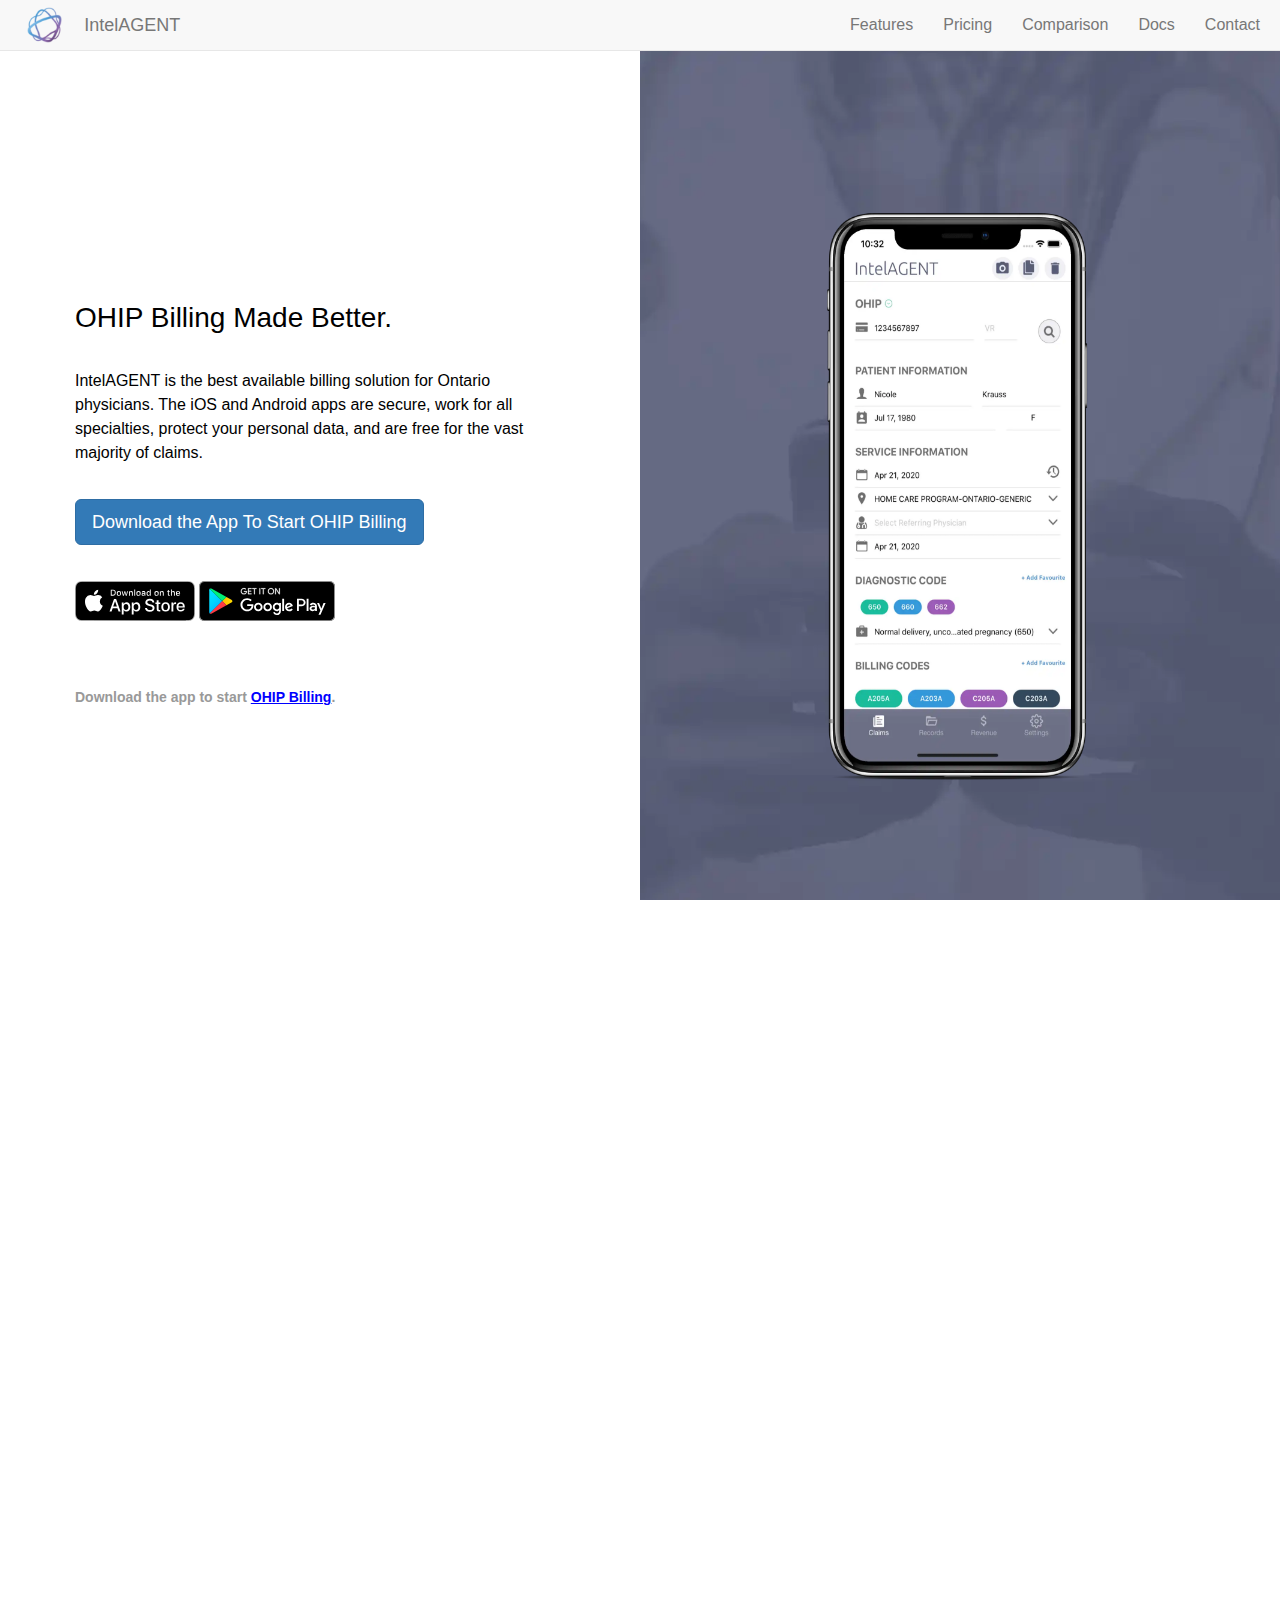
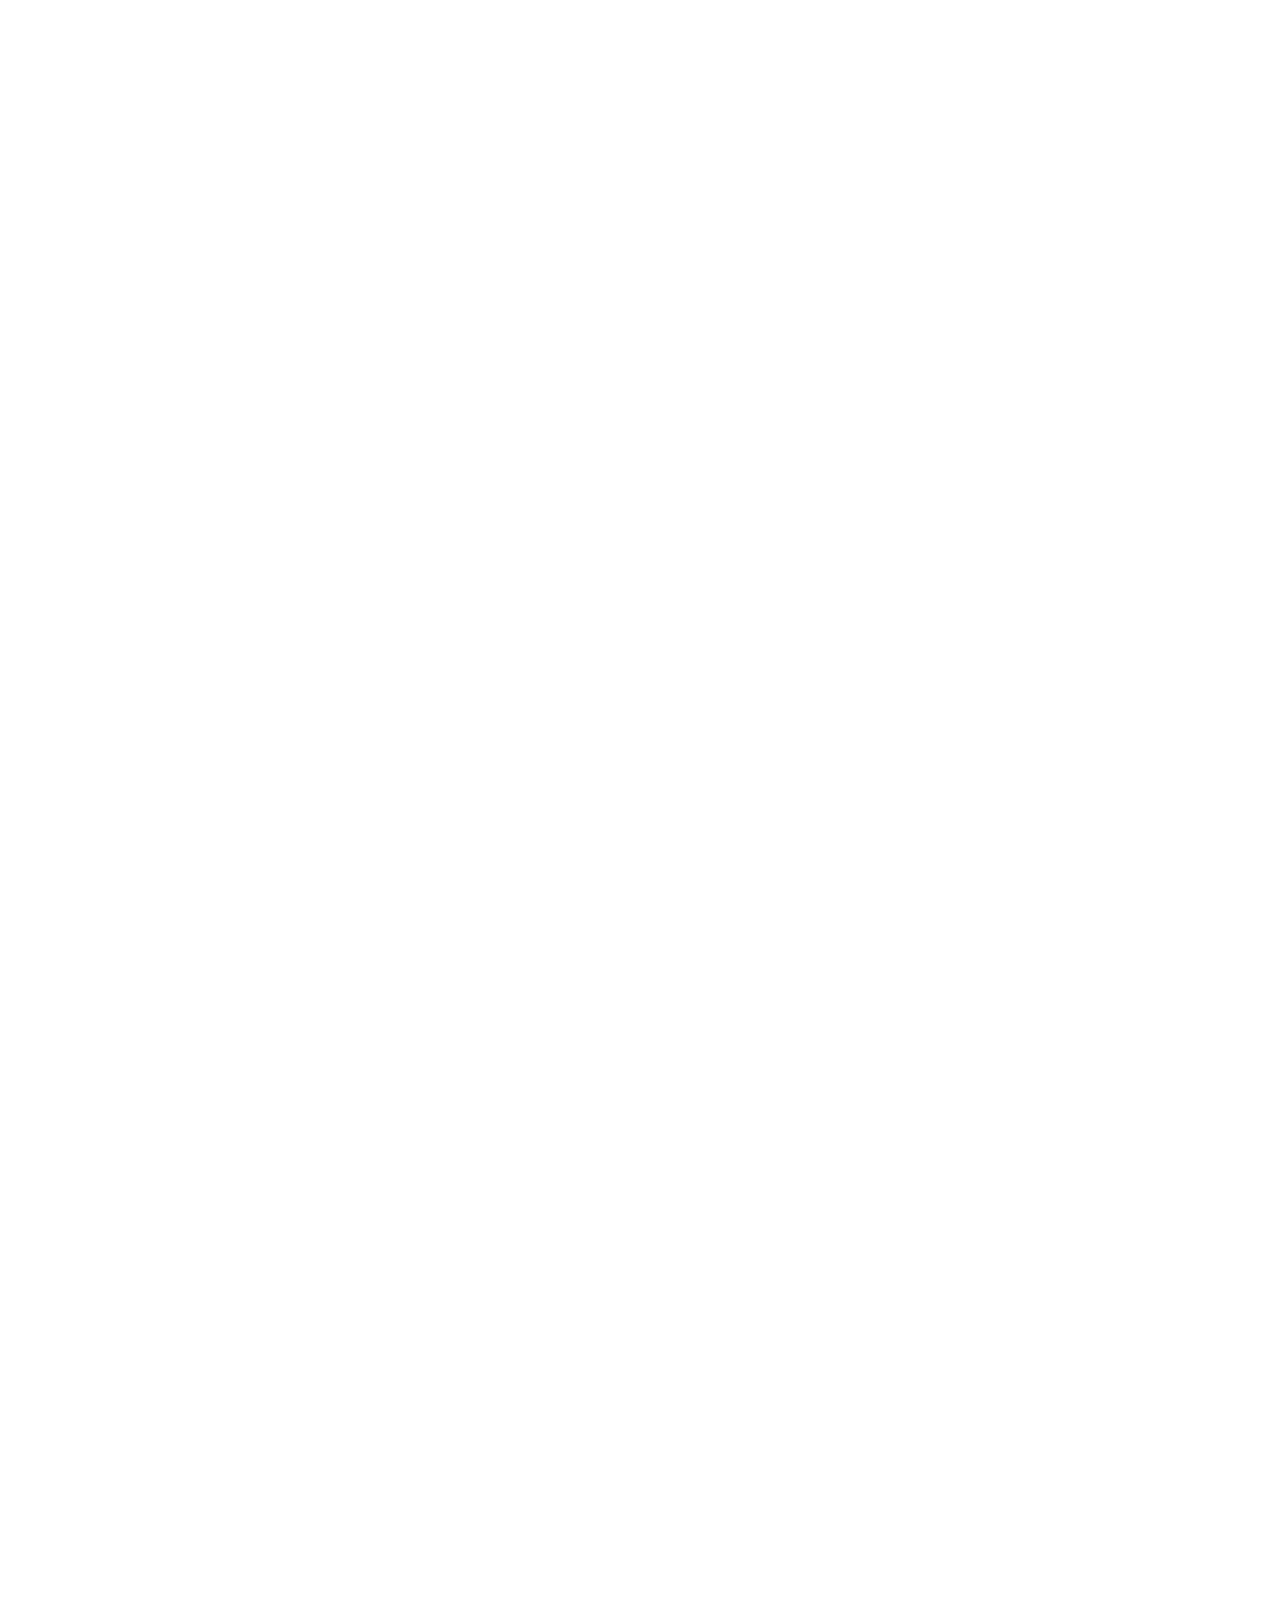
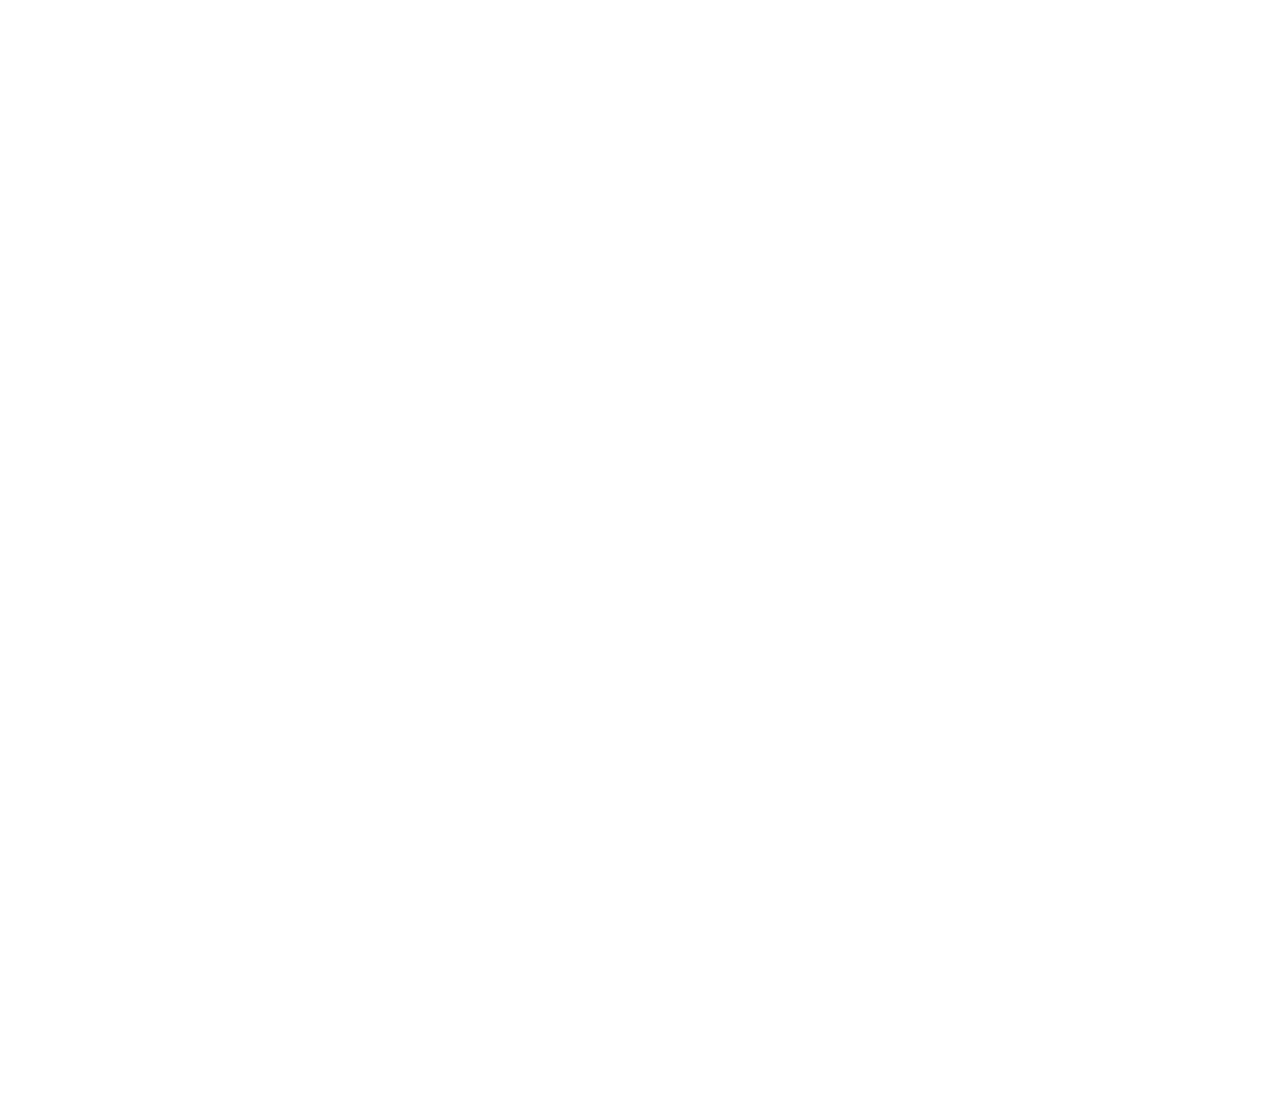
<file: index.html>
<!DOCTYPE html>
<html lang="en-us">

<head>
    <!-- Google Tag Manager -->
    <script>(function(w,d,s,l,i){w[l]=w[l]||[];w[l].push({'gtm.start':
    new Date().getTime(),event:'gtm.js'});var f=d.getElementsByTagName(s)[0],
    j=d.createElement(s),dl=l!='dataLayer'?'&l='+l:'';j.async=true;j.src=
    'https://www.googletagmanager.com/gtm.js?id='+i+dl;f.parentNode.insertBefore(j,f);
    })(window,document,'script','dataLayer','GTM-T2SJLRG');</script>
    <!-- End Google Tag Manager -->

    <meta charset="utf-8">
    <meta http-equiv="x-ua-compatible" content="ie=edge">
    <title>IntelAGENT - OHIP Billing</title>
    <meta name="viewport" content="width=device-width, initial-scale=1">
    <meta name="description" content="Free OHIP Billling.">
    <meta property="og:title" content="IntelAGENT - OHIP Billing">
    <meta property="og:type" content="website">
    <meta property="og:site_name" content="IntelAGENT.ca">
    <meta property="og:description" content="OHIP Billing">
    <meta property="og:url" content="https://intelagent.ca/">
    <meta property="og:image" content="https://intelagent.ca/img/IntelAGENT-logo.svg">
    <meta property="og:image:type" content="image/svg">
    <meta property="og:image:width" content="70">
    <meta property="og:image:height" content="71">
    <meta name="twitter:url" content="https://intelagent.ca/">
    <meta name="twitter:title" content="IntelAGENT - OHIP Billing">
    <meta name="twitter:description" content="OHIP Billing.">
    <meta name="twitter:domain" content="intelagent.ca">
    <meta name="twitter:text:title" content="IntelAGENT - OHIP Billing">
    <meta name="twitter:description" content="OHIP Billing.">
    <meta name="twitter:app:name:iphone" content="">
    <meta name="twitter:app:id:iphone" content="">
    <link rel="shortcut icon" href="favicon.png">
    <link rel="stylesheet" href="/css/normalize.css">
    <link rel="stylesheet" href="/css/home.css">    

</head>

</html>

<body>
    <!-- Google Tag Manager (noscript) -->
    <noscript><iframe src="https://www.googletagmanager.com/ns.html?id=GTM-T2SJLRG"
    height="0" width="0" style="display:none;visibility:hidden"></iframe></noscript>
    <!-- End Google Tag Manager (noscript) -->

    <!-- Static navbar -->
    <nav class="navbar navbar-default navbar-fixed-top">
        <div class="navbar-header">
            <button type="button" class="navbar-toggle collapsed" data-toggle="collapse" data-target="#navbar" aria-expanded="false" aria-controls="navbar">
            <span class="sr-only">Toggle navigation</span>
            <span class="icon-bar"></span>
            <span class="icon-bar"></span>
            <span class="icon-bar"></span>
            </button>
            
            <a class="navbar-left"  href="#"><img src="/img/IntelAGENT-logo.svg" height="50"></a>
            <a class="navbar-brand" href="#"> IntelAGENT </a>
        </div>
        <div id="navbar" class="navbar-collapse collapse">
            <ul class="nav navbar-nav navbar-right">            
            <li><a href="/features.html">Features</a></li>
            <li><a href="#pricing">Pricing</a></li>
            <li><a href="/comparison.html">Comparison</a></li>
            <li><a href="https://docs.intelagent.ca">Docs</a></li>
            <li><a href="#contact">Contact</a></li>
            </ul>
        </div><!--/.nav-collapse -->

    </nav>
  
    <div class="container-hero" style="margin-top: 50px">
        <div class="left">
            <div class="hero">                
                <h1> OHIP Billing Made Better.</h1>
                <br>
                <p>IntelAGENT is the best available billing solution for Ontario physicians. The iOS and Android apps are secure, work for all specialties, protect your personal data, and are free for the vast majority of claims.</p>
                <br>
                <a class="btn btn-primary btn-lg" href="https://onelink.to/intelagent">Download the App To Start OHIP Billing</a>
                <div class="hero-actions">
                    <a href="https://itunes.apple.com/ca/app/intelagent-ohip-billing/id1394360074?mt=8" class="download-app"><img src="/img/download-ios-app.svg" alt="Download iOS"></a>
                    <a href="https://play.google.com/store/apps/details?id=com.intelagent" class="download-app"><img src="/img/download-google-play.svg"  alt="Download Android"></a>
                </div>
                <p class="hero-powered" style="font-weight: 600;"> Download the app to start <a  style="color: rgb(0,0,255)" href="https://onelink.to/intelagent">OHIP Billing</a>.</p>
            </div>
        </div>
        <div class="right">
            <div class="hero-screen">  
                <picture>
                    <source type="image/webp" srcset="/img/hero_bezel.webp">
                    <source type="image/png" srcset="/img/hero_bezel.png">              
                    <img src="/img/hero_bezel.png"/>
                </picture>
            </div>
        </div>
    </div>

    <section id="band" class="section-superior equal">
        <div class="container-wide container ">

            <div class="col-container">                
                
                <div class="vertical-align">
                    
                    <div class="row">

                        <div class="panel card-4" style="border: none">
                        <div class="panel-body">
                            <div class="col-lg-4">
                                <div class="col-lg-12 col-lg-offset-0">
                                    <div class="panel-header">
                                        <h1 class="header-title">Secure</h1> 
                                        <div style="height: 0px;"></div>                                    
                                        <h4 class="line-spacing-one-quarter"> IntelAGENT is end-to-end encrypted, the highest standard of data protection. 
                                        </h4>
                                    </div>                                    
                                    <div class="bottom-line" style="height: 3px;"></div> 
                                    <p class="text-muted h3"> <small>It has passed conformance testing by the Ontario Ministry of Health and is used by physicians across the province. We are not in the data-harvesting business: Your information is yours alone and will never be sold or used for marketing services.
                                    </small></p>    
                                </div>                                
                            </div>  
                            
                            <div class="col-lg-4">
                                <div class="col-lg-12 col-lg-offset-0">
                                    <h1 class="header-title">Specialized</h1>
                                    <div style="height: 0px;"></div>    
                                    <h4 class="line-spacing-one-quarter"> The IntelAGENT app is simple yet powerful.                                     
                                    </h4>
                                    <div class="bottom-line" style="height: 25px;"></div> 
                                    <p class="text-muted h3 "> <small> We’ve worked with physicians across specialties to ensure we fit their requirements. Our app can be adapted to group practice or your specific needs. We’re an agile, responsive company focussed on physicians. Have a specific concern?                                    
                                        <a href="#contact">Contact us</a> </small></p>
                                </div>
                            </div> 
                            
                            <div class="col-lg-4">
                                <div class="col-lg-12 col-lg-offset-0">
                                    <h1 class="header-title">Superior</h1>
                                    <div style="height: 0px;"></div>   
                                    <h4 class="line-spacing-one-quarter"> We’re designed to simplify the physician workflow.</h4> 
                                    <div class="bottom-line" style="height: 25px;"></div> 
                                    <p class="text-muted h3 "><small>
                                        Everything we offer, from our label scanner to our curated billing codes to revenue trackers to instant OHIP card validation, is built around your needs. And all the basic functions are totally free — we only charge for full-service billing reviews — and we are constantly adding new features.
                                    </small></p>
                                </div>
                            </div> 
                        </div>
                    </div>

                       
                        
                        
                
            </div><!-- /. row -->
        </div><!-- /.container" -->
    </section>

    <section id="features" class="section-features">
        <div class="container drop-shadow">
            <div class="row row-padded drop-shadow">
                <div class="heading-padded">
                    <h2 class="section-title text-center text-white">A best-in-class suite of features to speed your billing</h2>
                    <span class="section-divider"></span>
                </div>
                <div class="row">
                    <div class="col-lg-4">
                        <div class="panel panel-transparent col-lg-11 col-lg-offset-0">
                            <div class="panel-heading panel-transparent text-center">
                                <i class="fa fa-cirlce fa-2x"><div class="check"></div></i>
                            </div>  
                            <div class="panel-body text-center">
                                <h4>OHIP Card Lookup</h4>
                                <p><small>Quickly validate OHIP cards and automatically populate patient information in new claims.</small></p>
                            </div> 
                        </div>                         
                    </div>
                    <div class="col-lg-4">
                        <div class="panel panel-transparent col-lg-11 col-lg-offset-0">
                            <div class="panel-heading panel-transparent text-center">
                                <i class="fa fa-cirlce fa-2x"><div class="check"></div></i>
                            </div> 
                            <div class="panel-body text-center">
                                <h4>Recent Patient List</h4>
                                <p><small>Instantly create claims for frequent and recent patients.</small></p>
                                <br>    
                            </div>                           
                        </div>
                    </div>
                    <div class="col-lg-4">
                        <div class="panel panel-transparent col-lg-11 col-lg-offset-0">
                            <div class="panel-heading panel-transparent text-center">
                                <i class="fa fa-cirlce fa-2x"><div class="check"></div></i>
                            </div> 
                            <div class="panel-body text-center">
                                <h4>Organized List of Billing Codes</h4>
                                <p><small>Easily select billing codes from your specialty with our curated menus.</small></p>
                                <br>
                            </div>                           
                        </div>
                    </div>
                </div>
                <div class="row">
                    <div class="col-lg-4">
                        <div class="panel panel-transparent col-lg-11 col-lg-offset-0">
                            <div class="panel-heading panel-transparent text-center">
                                <i class="fa fa-cirlce fa-2x"><div class="check"></div></i>
                            </div>  
                            <div class="panel-body text-center">
                                <h4>Recommended Premium Codes</h4>
                                <p><small>Intelligent billing suggestions derived from our database.</small></p>
                            </div> 
                        </div>                         
                    </div>
                    <div class="col-lg-4">
                        <div class="panel panel-transparent col-lg-11 col-lg-offset-0">
                            <div class="panel-heading panel-transparent text-center">
                                <i class="fa fa-cirlce fa-2x"><div class="check"></div></i>
                            </div> 
                            <div class="panel-body text-center">
                                <h4>Referring Physician Billing Numbers</h4>
                                <p><small>Lookup a referring physician's billing number in our extensive catalog.</small></p>
                                
                            </div>                           
                        </div>
                    </div>
                    <div class="col-lg-4">
                        <div class="panel panel-transparent col-lg-11 col-lg-offset-0">
                            <div class="panel-heading panel-transparent text-center">
                                <i class="fa fa-cirlce fa-2x"><div class="check"></div></i>
                            </div> 
                            <div class="panel-body text-center">
                                <h4>Smart Defaults</h4>
                                <p><small>Your most frequently used billing codes, diagnoses and locations are prepopulated.</small></p>
                            
                            </div>                           
                        </div>
                    </div>
                </div>
        
        <div class="col-sm-12 text-center">
            <br>
            <a class="btn btn-primary btn-lg" href="https://onelink.to/intelagent">Get Started Now</a>
        </div> 
        
    </section>
    

    <section id="pricing" class="section-pricing equal">
        <div class="container">
            <div class="col-sm-12 text-center">
                <h2 class="header-title heading-padded"><u>Minimal fees mean you keep more of your money</u></h2>
            </div>

            <div class="col-container">
                
                    <div class="row col-lg-12">
                        <div class="col-lg-8">
                            <h3>Self-Service </h3>    
                            <p> Submit your claims yourself using all of the app's available features</p> 
                            <ul>
                                <li> Fix and resubmit rejected claims quickly using the in app tools.</li>
                                <li> Automated Health Card scanning and validation.</li>
                                <li> Use App historical claims and Revenue charting to reconcile payments.</li>
                            </ul>
                            <br>
                        </div>     
                        <div class="col-lg-4">
                                <div class="panel card-4 text-center" style="border: none">
                                        <div class="panel-heading" style="padding: 0px">
                                            <h4 class="well font-weight-normal border-radius-top" style="margin: 0px">Self-Service</h4>
                                        </div>
                                    <div class="panel-body text-center">
                                        <h1 class="media-heading">FREE </h1>
                                        <ul class="list-unstyled mt-3 mb-4">
                                            <li>Unlimited claims</li>
                                            <li>No trial period</li>
                                            <li>Email support</li>                                              
                                        </ul>                                        
                                    </div>
                                </div>
                        </div>
                    </div>

                    <div class="row col-lg-12"> 
                        <div class="col-lg-8">
                            <h3>Full-Service</h3>
                            <p> A dedicated Billing Agent supports your claims to ensure you received the highest payments. </p> 
                            <ul>
                                <li> Automatic Version Code Correction. </li>
                                <li> Assisted Remittance Advice Inquiry submission.</li>
                                <li> Payment reconciliation delivered monthly. </li>
                            </ul>
                        </div>

                        <div class="col-lg-4">
                                <div class="panel card-4 text-center" style="border: none">
                                        <div class="panel-heading" style="padding: 0px">
                                            <h4 class="well font-weight-normal border-radius-top" style="margin: 0px">Full-Service</h4>
                                        </div>
                                    <div class="panel-body text-center">
                                        <h1 class="media-heading">2% <small class="text-muted">of paid claims</small></h1>
                                        <ul class="list-unstyled mt-3 mb-4">
                                            <li>Billing agent</li>
                                            <li>Health card correction</li>
                                            <li>Detailed reconciliations</li>
                                            <li>Remittance advice inquiries</li>
                                        </ul>                                       
                                    </div>
                        </div>

                    </div>          
                    
                </div> 
        </div><!-- /.container" -->
    </section>


    <section id="contact" class="section-contact equal">
        <div class="container">
            <div class="col-sm-12 text-center">
                <h2 class="header-title heading-padded">Tell Us How We Can Help</h2>                    
            </div>
          

            <div class="col-container">
          
                <div class="col-lg-6">

                    <div class="row">
                        <div class="col-lg-12">
                            <p>IntelAGENT is expressly built for physicians like you. Your feedback consistently helps us make the app better. </p>
                        </div>
                    </div>
                    
                    <div class="row">
                        <div class="col-lg-12">
                            <h3>Questions?</h3>
                            <A HREF="&#109;&#97;&#105;&#108;&#116;&#111;&#58;&#97;&#100;&#97;&#109;&#64;&#105;&#110;&#116;&#101;&#108;&#97;&#103;&#101;&#110;&#116;&#46;&#99;&#97?subject=Question about the IntelAGENT website" target="_blank">Email Us</A>
                        </div>  
                        <div class="col-lg-12">
                            <h3>Feel like talking?</h3>
                            <p> (647)812-6678</p>
                        </div>                                

                    </div>          
                    
                </div>

                <div class="col-lg-6">
                    <form method="POST" action="https://formspree.io/adam@intelagent.ca" name="sentMessage" id="contactForm" novalidate>
                        <div class="row control-group">
                            <label for="name">Name</label>
                            <input type="text" class="form-control" name="Name" placeholder="Name" id="name" required data-validation-required-message="Please enter your name.">                                
                        </div>
                        <div class="row control-group margin-top-15">                            
                                <label for="email">Email Address</label>
                                <input type="email" class="form-control" name="Email Address" placeholder="Email Address" id="email" required data-validation-required-message="Please enter your email address.">                                
                            </div>
                        <div class="row control-group margin-top-15">
                                <label for="message">Message</label>
                                <textarea rows="5" class="form-control" name="Message" placeholder="Message" id="message" required data-validation-required-message="Please enter a message."></textarea>                                
                            </div>
                        <br>
                        <div id="success"></div>
                        <div class="row">             
                            <button type="submit" class="btn btn-primary btn-lg">Send</button>             
                        </div>
                    </form>
                </div>
                
            </div><!-- /. row -->
        </div><!-- /.container" -->
    </section>

    <footer class="footer-3 bg-white text-center-xs section-footer">
        <div class="text-center">
            <h5><em>This product adheres to Canadian regulatory standards for securing patient information.</em></h5>
        </div>
    </footer>

    <script src="https://ajax.googleapis.com/ajax/libs/jquery/2.1.3/jquery.min.js"></script>
    <script src="https://maxcdn.bootstrapcdn.com/bootstrap/3.3.5/js/bootstrap.min.js"></script>
    <script src="modernizr.js"></script>
    <link rel="stylesheet" href="https://maxcdn.bootstrapcdn.com/bootstrap/3.3.7/css/bootstrap.min.css" integrity="sha384-BVYiiSIFeK1dGmJRAkycuHAHRg32OmUcww7on3RYdg4Va+PmSTsz/K68vbdEjh4u" crossorigin="anonymous">
    <link href="https://maxcdn.bootstrapcdn.com/font-awesome/4.7.0/css/font-awesome.min.css" rel="stylesheet" integrity="sha384-wvfXpqpZZVQGK6TAh5PVlGOfQNHSoD2xbE+QkPxCAFlNEevoEH3Sl0sibVcOQVnN" crossorigin="anonymous">
    
        

</body>
</file>
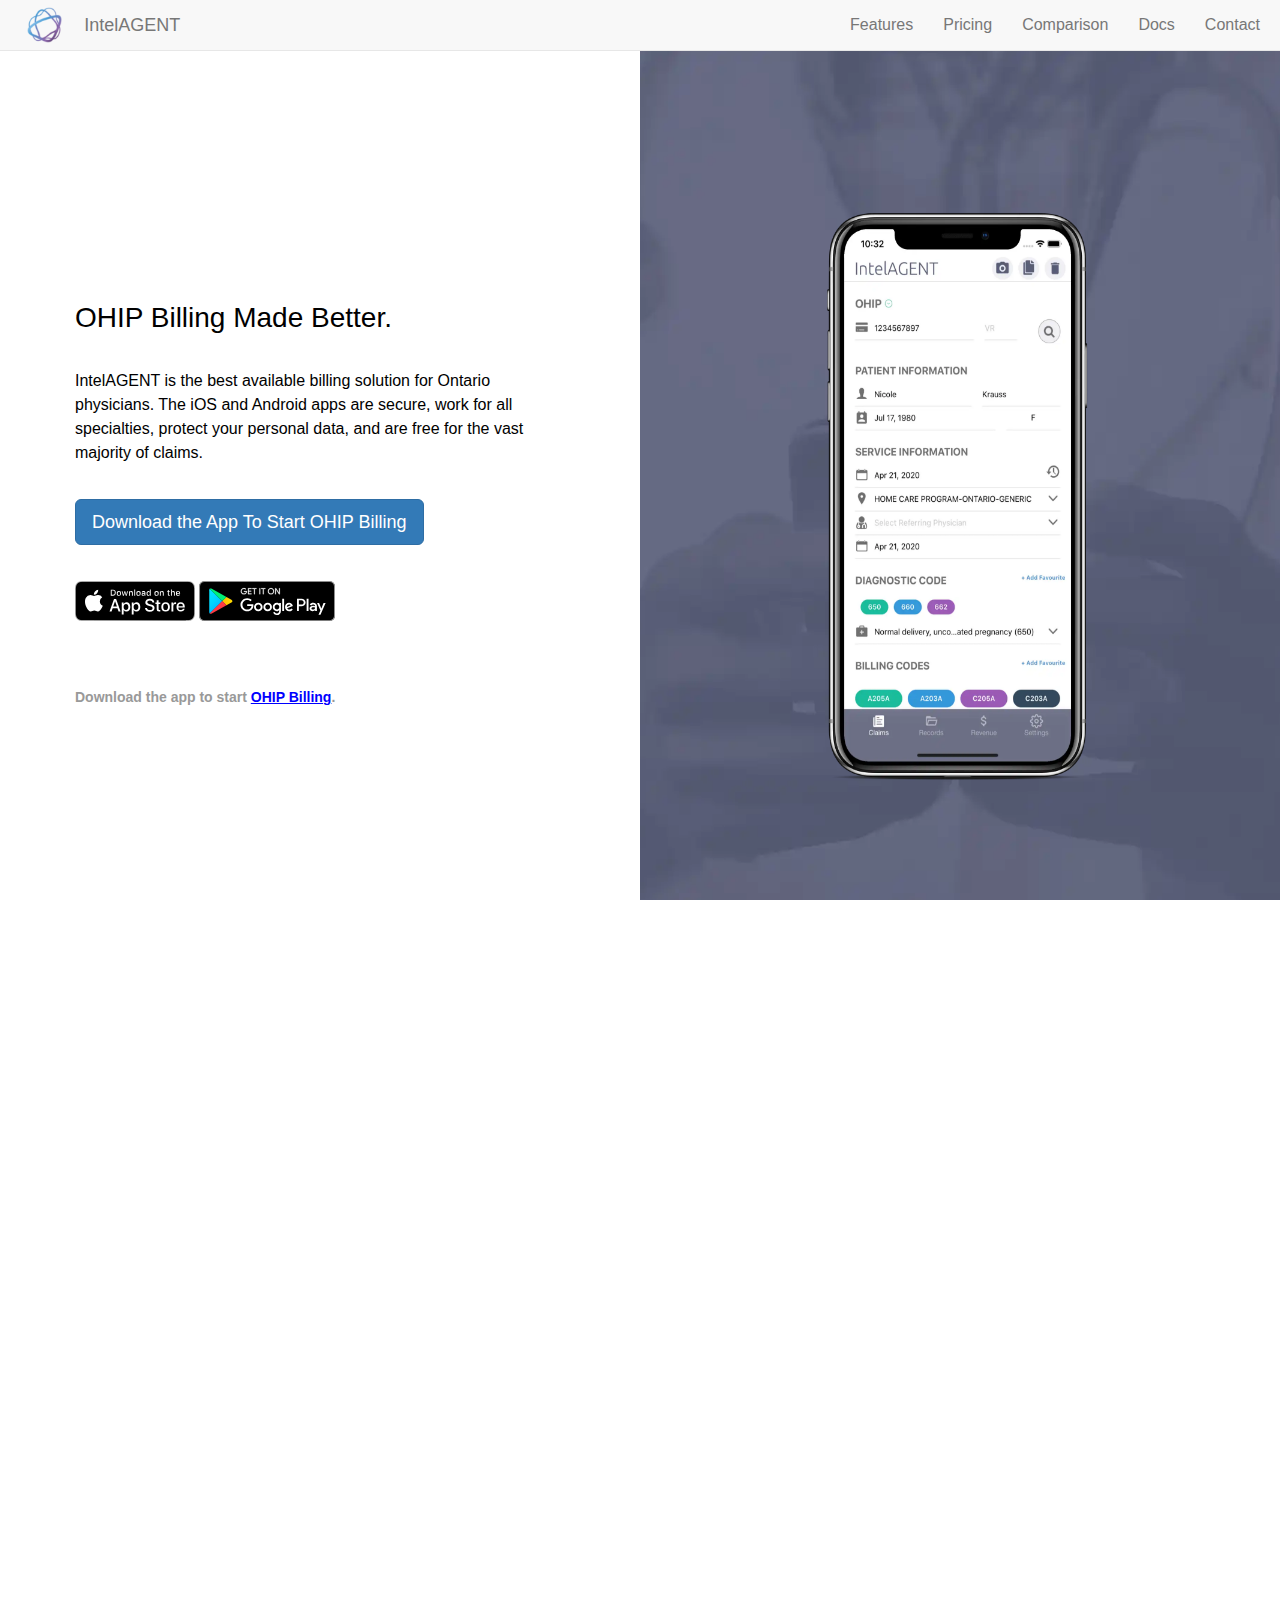
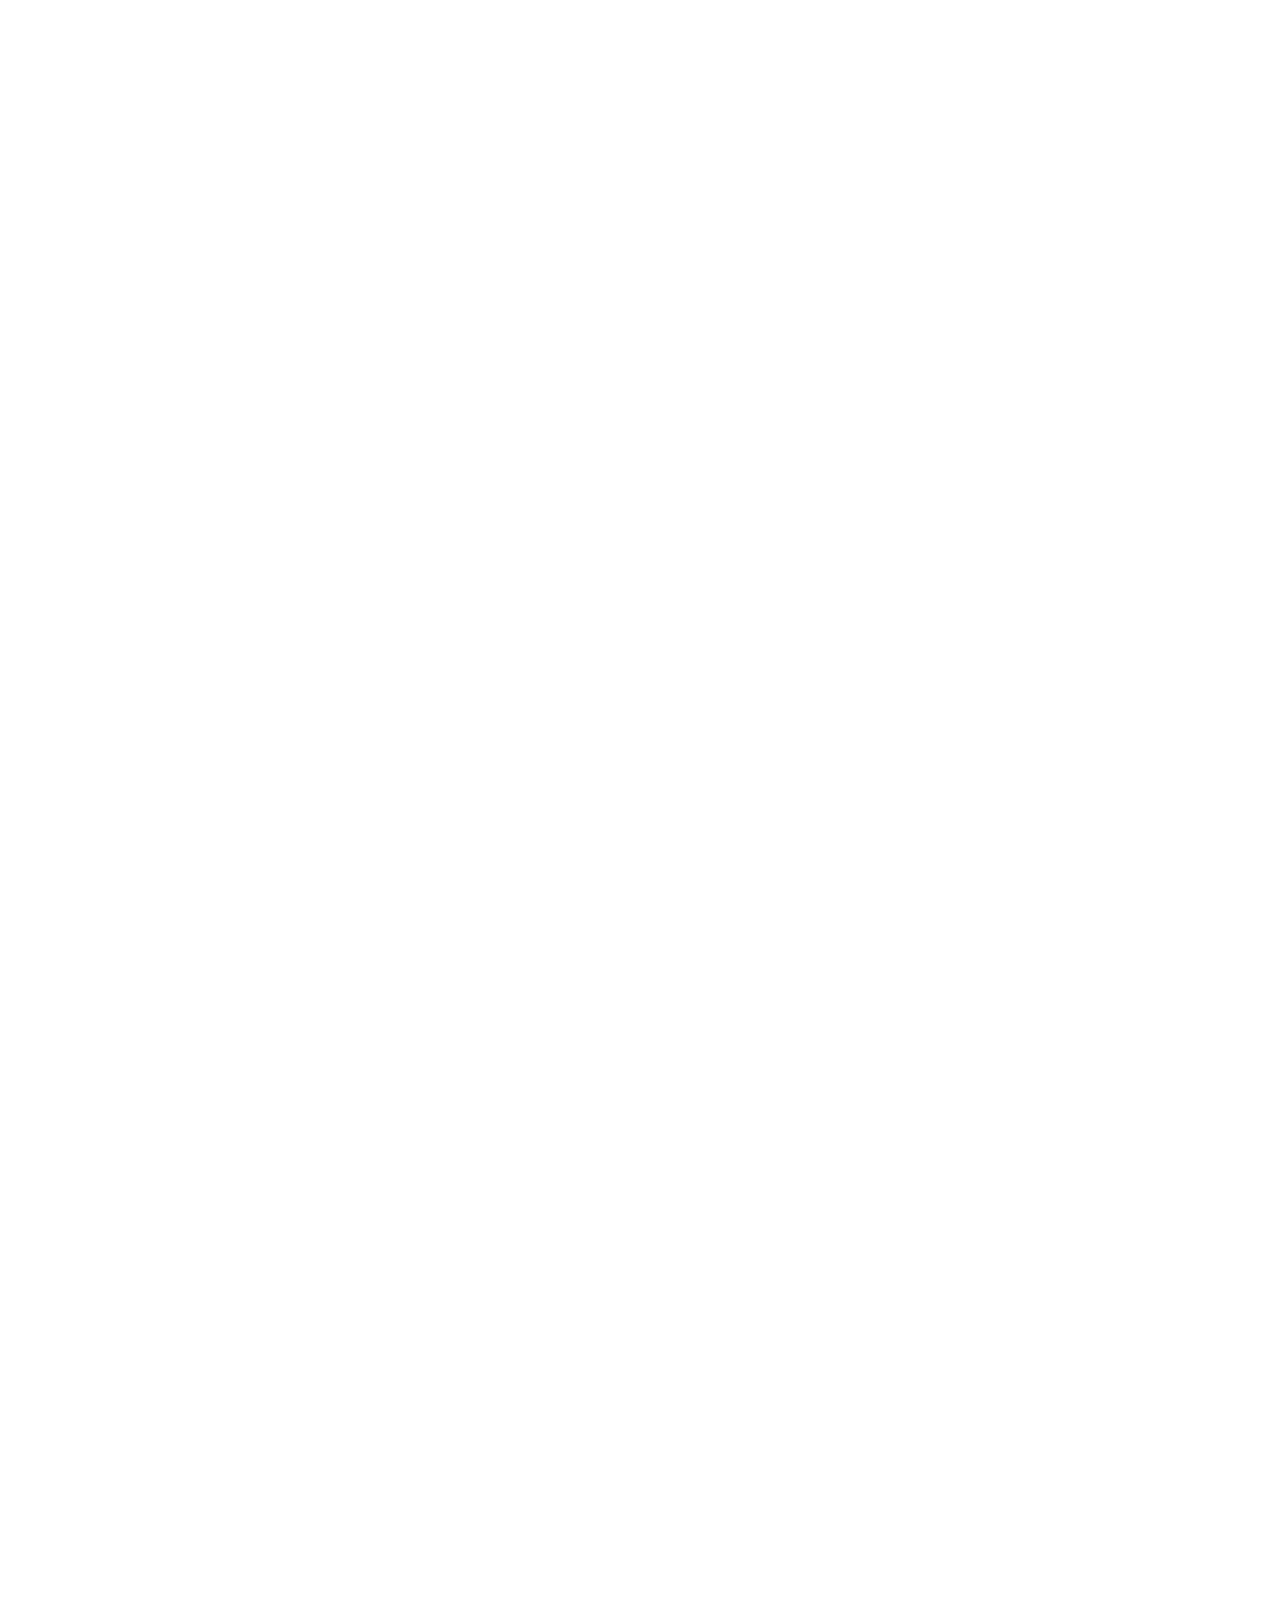
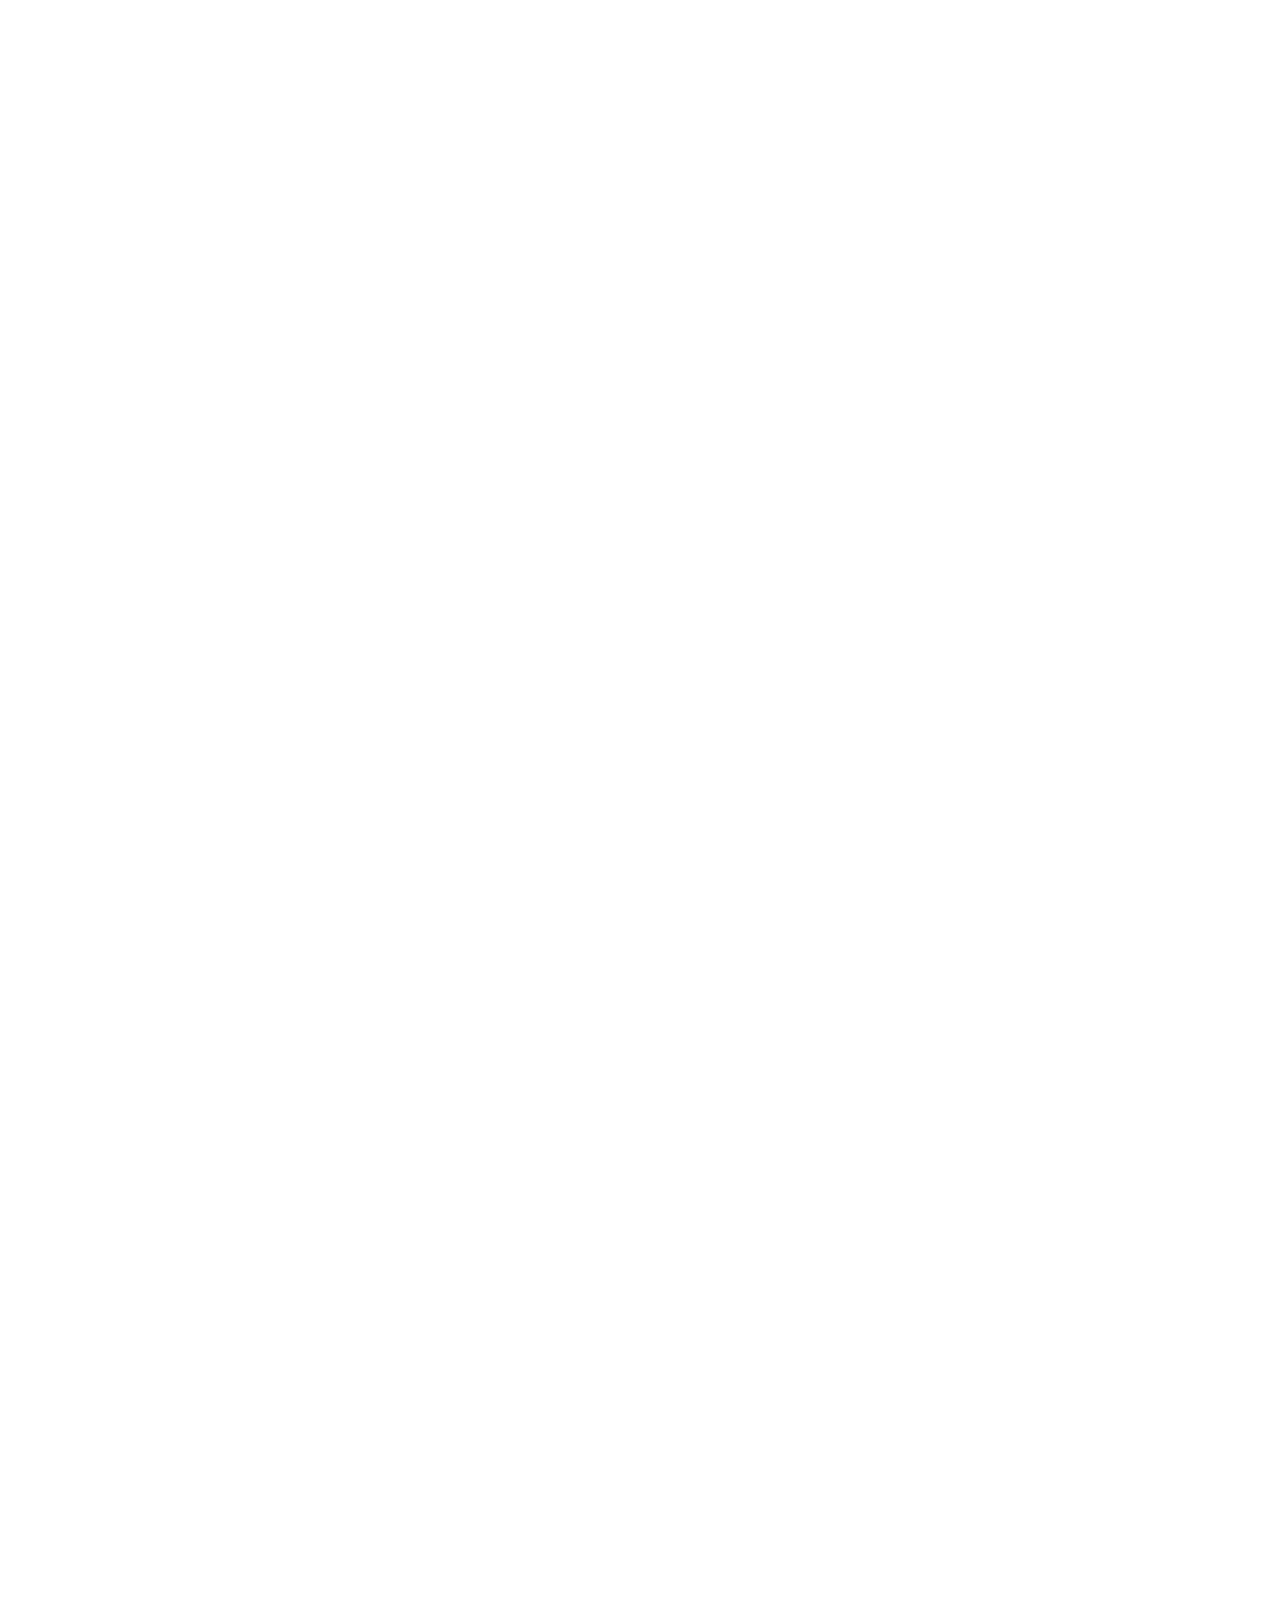
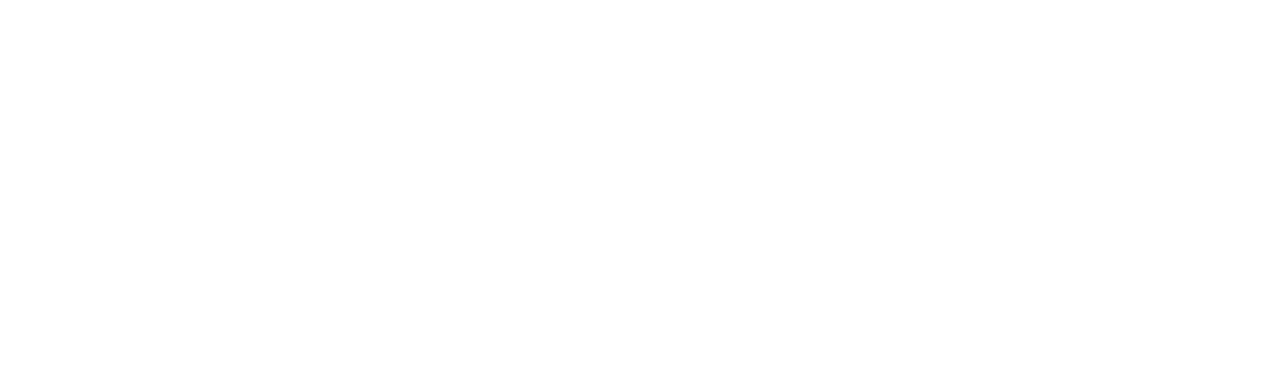
<file: 6monthoffer/index.html>
<!DOCTYPE html>
<html lang="en-us">

<head>
    <!-- Google Tag Manager -->
    <script>(function(w,d,s,l,i){w[l]=w[l]||[];w[l].push({'gtm.start':
    new Date().getTime(),event:'gtm.js'});var f=d.getElementsByTagName(s)[0],
    j=d.createElement(s),dl=l!='dataLayer'?'&l='+l:'';j.async=true;j.src=
    'https://www.googletagmanager.com/gtm.js?id='+i+dl;f.parentNode.insertBefore(j,f);
    })(window,document,'script','dataLayer','GTM-T2SJLRG');</script>
    <!-- End Google Tag Manager -->
    <meta http-equiv="refresh" content="0; URL='../#sixmonth'" />
    <meta charset="utf-8">
    <meta http-equiv="x-ua-compatible" content="ie=edge">
    <title>IntelAGENT - OHIP Billing</title>
    <meta name="viewport" content="width=device-width, initial-scale=1">
    <meta name="description" content="Free OHIP Billling.">
    <meta property="og:title" content="IntelAGENT - OHIP Billing">
    <meta property="og:type" content="website">
    <meta property="og:site_name" content="IntelAGENT.ca">
    <meta property="og:description" content="OHIP Billing">
    <meta property="og:url" content="https://intelagent.ca/">
    <meta property="og:image" content="https://intelagent.ca/img/IntelAGENT-logo.svg">
    <meta property="og:image:type" content="image/svg">
    <meta property="og:image:width" content="70">
    <meta property="og:image:height" content="71">
    <meta name="twitter:url" content="https://intelagent.ca/">
    <meta name="twitter:title" content="IntelAGENT - OHIP Billing">
    <meta name="twitter:description" content="OHIP Billing.">
    <meta name="twitter:domain" content="intelagent.ca">
    <meta name="twitter:text:title" content="IntelAGENT - OHIP Billing">
    <meta name="twitter:description" content="OHIP Billing.">
    <meta name="twitter:app:name:iphone" content="">
    <meta name="twitter:app:id:iphone" content="">
    <link rel="shortcut icon" href="favicon.png">
    <link rel="stylesheet" href="/css/normalize.css">
    <link rel="stylesheet" href="/css/home.css">


</head>

</html>

<body>
        <!-- Google Tag Manager (noscript) -->
        <noscript><iframe src="https://www.googletagmanager.com/ns.html?id=GTM-T2SJLRG"
        height="0" width="0" style="display:none;visibility:hidden"></iframe></noscript>
        <!-- End Google Tag Manager (noscript) -->
        
        <div class="col-sm-12 text-center">
                <a href="/"><img src="IntelAGENT_Logo_WithShadow.png"  height="125"  alt="Name"></a>
        </div>

        <section id="newclaim" class="section-newclaim equal">
            <div class="container">
                <div class="col-sm-12 text-center">
                    <h1 class="header-title">6 Month Trial Offer</h1>
                </div>

                <div class="col-container">

                    
                    <div class="col-lg-6 vertical-align">
                        
                        <div class="row">
                                
                            <div class="col-lg-12">
                                <h3>Extensive Trial Period</h3>
                                <p> Take the time to get comfortable and be confident that our software is right for you. We offer the most generous trial period in the industry. </p>
                            </div>  
                            
                            <div class="col-lg-12">
                                <h3>No Commitments</h3>
                                <p> Cancel anytime with no questions asked and no fees. We'll export your data to any format you'd like.</p>
                            </div>  

                            <div class="col-lg-12">
                                <h3>Assisted Setup and Onboarding</h3>
                                <p> We want you to be able to focus on your patients and for us to take care of the burdens of processing OHIP claims. We make sure you are properly set up on our systems and with MOHLTC so you can maximize your time with patients. We'll work with you to understand your process and customize our system to meet your needs. <a href="../onboarding.html">Learn More.</a></p>
                                </div>  
                        </div>          
                        
                    </div>

                    <div class="col-lg-6 justify-content-around" style="margin-top: 10%" >
                        <div class="row-md-3" style="background-color: #52bf9f; border-radius: 25px;">
                            <div class="col-lg-12" style="text-align: center; padding-top: 10px" >
                                    <h3>Don't have a coupon?</h3>                   
                            </div>  
                            <!-- Begin Mailchimp Signup Form -->
                            <link href="//cdn-images.mailchimp.com/embedcode/horizontal-slim-10_7.css" rel="stylesheet" type="text/css">
                            <style type="text/css">
                                #mc_embed_signup{background:#52bf9f ; clear:left; font:14px Helvetica,Arial,sans-serif; width:100%; padding-right: 10px; padding-left: 10px}
                                /* Add your own Mailchimp form style overrides in your site stylesheet or in this style block.
                                We recommend moving this block and the preceding CSS link to the HEAD of your HTML file. */
                            </style>
                            <div id="mc_embed_signup">
                                <form action="https://intelagent.us18.list-manage.com/subscribe/post?u=935562e3b6fcfa014973715be&amp;id=db57bdf51d" method="post" id="mc-embedded-subscribe-form" name="mc-embedded-subscribe-form" class="validate" target="_blank" novalidate>
                                    <div id="mc_embed_signup_scroll">      
                                    <input type="email" value="" name="EMAIL" class="email" id="mce-EMAIL" placeholder="email address" required>
                                    <!-- real people should not fill this in and expect good things - do not remove this or risk form bot signups-->
                                    <div style="position: absolute; left: -5000px;" aria-hidden="true"><input type="text" name="b_935562e3b6fcfa014973715be_db57bdf51d" tabindex="-1" value=""></div>
                                    <div class="clear"><input type="submit" value="Submit" name="subscribe" id="mc-embedded-subscribe" class="button"></div>
                                    </div>
                                </form>
                            </div>
                            <div style="text-align: center; padding-right: 10px; padding-left: 10px" >         
                                    <h5> Sign up and we'll email you one to get started.</h5>                 
                                    <br>
                            </div>  
                             <!--End mc_embed_signup-->
                        </div>                         
                    </div>            
                    
                    
                    <div class="col-sm-12 text-center">
                            <br>
                            <a class="btn btn-primary btn-lg" href="http://onelink.to/intelagent">Get Started Now</a>
                            <br></br>             
                    </div>
                </div><!-- /. row -->
            </div><!-- /.container" -->
        </section>

        <section id="pricing" class="section-pricing equal">
            <div class="container">
                <div class="col-sm-12 text-center">
                    <h2 class="header-title">Pricing Plans</h2>
                </div>
    
                <div class="col-container">
                    
                        <div class="row col-lg-12">
                            <div class="col-lg-8">
                                <h3>1. Self-Service </h3>    
                                <p> Submit your claims yourself using all of the app's available features. </p> 
                                <ul>
                                    <li> Fix and resubmit rejected claims quickly using the in app tools. </li>
                                    <li> Submit Remittance Advice Inquiries using OHIP forms.</li>
                                    <li> Use App historical claims and Revenue charting to reconcile payments. </li>
                                </ul>
                                <br>
                                <h4>Capped at $600 per year.</h4>   
                            </div>     
                            <div class="col-lg-4">
                                    <div class="panel card-4 text-center" style="border: none">
                                            <div class="panel-heading" style="padding: 0px">
                                                <h4 class="well font-weight-normal" style="margin: 0px">Self-Service</h4>
                                            </div>
                                        <div class="panel-body text-center">
                                            <h1 class="media-heading">0.25% <small class="text-muted"> of paid claims</small></h1>
                                            <ul class="list-unstyled mt-3 mb-4">
                                                <li>Health Card Validation</li>
                                                <li>Resubmit rejections</li>
                                                <li>Email support</li>
                                                <li>Capped at $600/yr</li>                                                
                                            </ul>
                                            <a class="btn btn-lg btn-block btn-success" href="../6monthoffer">Sign up for free</a>
                                        </div>
                                    </div>
                                </div>
                        </div>

                        <div class="row col-lg-12"> 
                            <div class="col-lg-8">
                                <h3>2. Full-Service</h3>
                                <p> A dedicated Billing Agent supports your claims to ensure you received the highest payments. </p> 
                                <ul>
                                    <li> Automatic Version Code Correction. </li>
                                    <li> Assisted Remittance Advice Inquiry submission.</li>
                                    <li> Payment reconciliation delivered monthly. </li>
                                </ul>
                                <br>
                                <h4>Price: 2% of Paid Claims</h4>
                            </div>

                            <div class="col-lg-4">
                                    <div class="panel card-4 text-center" style="border: none">
                                            <div class="panel-heading" style="padding: 0px">
                                                <h4 class="well font-weight-normal" style="margin: 0px">Full-Service</h4>
                                            </div>
                                        <div class="panel-body text-center">
                                            <h1 class="media-heading">2% <small class="text-muted">of paid claims</small></h1>
                                            <ul class="list-unstyled mt-3 mb-4">
                                                <li>Billing agent</li>
                                                <li>Health card correction</li>
                                                <li>Detailed reconciliations</li>
                                                <li>Remittance advice inquiries</li>
                                            </ul>
                                            <a class="btn btn-lg btn-block btn-primary" href="http://onelink.to/intelagent">Get Started</a>
                                        </div>
                            </div>
                        </div>                                  
                    </div> 
            </div><!-- /.container" -->
        </section>
        
        <section id="newclaim" class="section-newclaim equal">
                <div class="container">
                    <div class="col-sm-12 text-center">
                        <h1 class="header-title">Payment Options</h1>
                    </div>
    
                    <div class="col-container">
    
                        
                        <div class="col-lg-6 vertical-align">
                            
                            <div class="row">
                                    
                                <div class="col-lg-12">
                                    <h3>Secure Credit Card Processing</h3>
                                    <p> Take the time to get comfortable and be confident that our software is right for you. We offer the most generous trial period in the industry. </p>
                                </div>  
                                
                                <div class="col-lg-12">
                                    <h3>Pay As You Go Billing</h3>
                                    <p> Cancel anytime with no questions asked and no fees. We'll export your data to any format you'd like.</p>
                                </div>  
    
                                <div class="col-lg-12">
                                    <h3>Simple Sign Up Process</h3>
                                    <p> We want you to be able to focus on your patients and for us to take care of the burdens of processing OHIP claims. We make sure you are properly set up on our systems and with MOHLTC so you can maximize your time with patients. We'll work with you to understand your process and customize our system to meet your needs. <a href="onboarding.html">Learn More.</a></p>
                                    </div>  
                            </div>  

                        </div>

                        <div class="col-lg-6">
                                <div class="hero-video">
                                    <img src="/img/payment.gif  "/>
                                </div>
                        </div>
                        
                    </div><!-- /. row -->
                </div><!-- /.container" -->
            </section>


        <footer class="footer-3 bg--white text-center-xs">
            <div class="text-center">
                <h5><em>This product adheres to Canadian regulatory standards for securing patient information.</em></h5>
            </div>
        </footer>
        <link rel="stylesheet" href="https://maxcdn.bootstrapcdn.com/bootstrap/3.3.7/css/bootstrap.min.css" integrity="sha384-BVYiiSIFeK1dGmJRAkycuHAHRg32OmUcww7on3RYdg4Va+PmSTsz/K68vbdEjh4u" crossorigin="anonymous">
        <link href="https://maxcdn.bootstrapcdn.com/font-awesome/4.7.0/css/font-awesome.min.css" rel="stylesheet" integrity="sha384-wvfXpqpZZVQGK6TAh5PVlGOfQNHSoD2xbE+QkPxCAFlNEevoEH3Sl0sibVcOQVnN" crossorigin="anonymous">

</body>
</file>
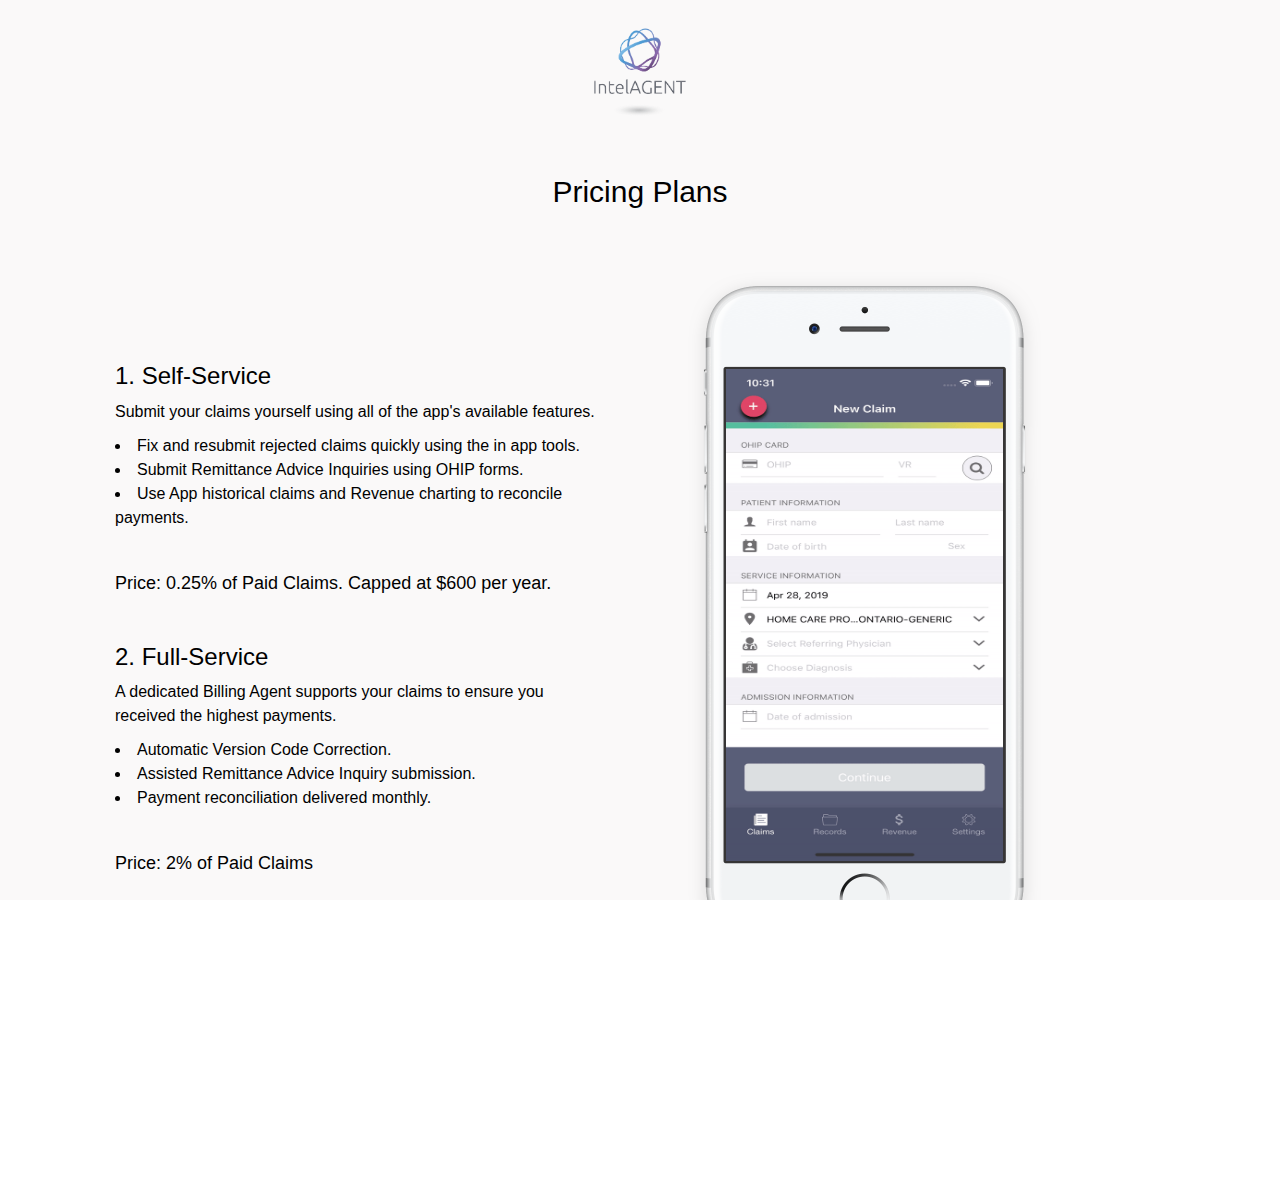
<file: payment/index.html>
<!DOCTYPE html>
<html lang="en-us">

<head>
    <meta charset="utf-8">
    <meta http-equiv="x-ua-compatible" content="ie=edge">
    <title>IntelAGENT - OHIP Billing</title>
    <meta name="viewport" content="width=device-width, initial-scale=1">
    <meta name="description" content="Free OHIP Billling.">
    <meta property="og:title" content="IntelAGENT - OHIP Billing">
    <meta property="og:type" content="website">
    <meta property="og:site_name" content="IntelAGENT.ca">
    <meta property="og:description" content="OHIP Billing">
    <meta property="og:url" content="https://intelagent.ca/">
    <meta property="og:image" content="https://intelagent.ca/img/IntelAGENT-logo.svg">
    <meta property="og:image:type" content="image/svg">
    <meta property="og:image:width" content="70">
    <meta property="og:image:height" content="71">
    <meta name="twitter:url" content="https://intelagent.ca/">
    <meta name="twitter:title" content="IntelAGENT - OHIP Billing">
    <meta name="twitter:description" content="OHIP Billing.">
    <meta name="twitter:domain" content="intelagent.ca">
    <meta name="twitter:text:title" content="IntelAGENT - OHIP Billing">
    <meta name="twitter:description" content="OHIP Billing.">
    <meta name="twitter:app:name:iphone" content="">
    <meta name="twitter:app:id:iphone" content="">
    <link rel="shortcut icon" href="favicon.png">
    <link rel="stylesheet" href="/css/normalize.css">
    <link rel="stylesheet" href="/css/home.css">

    <!-- Facebook Pixel Code -->
    <script>
    !function(f,b,e,v,n,t,s)
    {if(f.fbq)return;n=f.fbq=function(){n.callMethod?
    n.callMethod.apply(n,arguments):n.queue.push(arguments)};
    if(!f._fbq)f._fbq=n;n.push=n;n.loaded=!0;n.version='2.0';
    n.queue=[];t=b.createElement(e);t.async=!0;
    t.src=v;s=b.getElementsByTagName(e)[0];
    s.parentNode.insertBefore(t,s)}(window, document,'script',
    'https://connect.facebook.net/en_US/fbevents.js');
    fbq('init', '1728978620460200');
    fbq('track', 'PageView');

    function leadClick() {
        window._fbq.push('track', 'Lead');
    }
    </script>
    <noscript><img height="1" width="1" style="display:none"
    src="https://www.facebook.com/tr?id=1728978620460200&ev=PageView&noscript=1"
    /></noscript>
    <!-- End Facebook Pixel Code -->

</head>

</html>

<body>
        <div class="col-sm-12 text-center">
                <a href="https://www.intelagent.ca"><img src="IntelAGENT_Logo_WithShadow.png"  height="125"  alt="Name"></a>
        </div>

        <section id="newclaim" class="section-newclaim equal">
            <div class="container">
                <div class="col-sm-12 text-center">
                    <h2 class="header-title">Pricing Plans</h2>
                </div>
    
                <div class="col-container">
                
                    <div class="col-lg-6 vertical-align">
                        
                        <div class="row">
                            <div class="col-lg-12">
                                <h3>1. Self-Service </h3>    
                                <p> Submit your claims yourself using all of the app's available features. </p> 
                                <ul>
                                    <li> Fix and resubmit rejected claims quickly using the in app tools. </li>
                                    <li> Submit Remittance Advice Inquiries using OHIP forms.</li>
                                    <li> Use App historical claims and Revenue charting to reconcile payments. </li>
                                </ul>
                                <br>
                                <h4>Price: 0.25% of Paid Claims. Capped at $600 per year.</h4>   
                            </div>            
                        
                            <div class="col-lg-12">
                                <h3>2. Full-Service</h3>
                                <p> A dedicated Billing Agent supports your claims to ensure you received the highest payments. </p> 
                                <ul>
                                    <li> Automatic Version Code Correction. </li>
                                    <li> Assisted Remittance Advice Inquiry submission.</li>
                                    <li> Payment reconciliation delivered monthly. </li>
                                </ul>
                                <br>
                                <h4>Price: 2% of Paid Claims</h4>
                            </div>
    
                        </div>          
                        
                    </div>

                    <div class="col-lg-6">
                            <div class="hero-video">
                                <img src="/img/payment.gif  "/>
                            </div>
                    </div>
                    
                </div><!-- /. row -->
            </div><!-- /.container" -->
        </section>
        


        <footer class="footer-3 bg--white text-center-xs">
            <div class="text-center">
                <h5><em>This product adheres to Canadian regulatory standards for securing patient information.</em></h5>
            </div>
        </footer>
        <link rel="stylesheet" href="https://maxcdn.bootstrapcdn.com/bootstrap/3.3.7/css/bootstrap.min.css" integrity="sha384-BVYiiSIFeK1dGmJRAkycuHAHRg32OmUcww7on3RYdg4Va+PmSTsz/K68vbdEjh4u" crossorigin="anonymous">
        <link href="https://maxcdn.bootstrapcdn.com/font-awesome/4.7.0/css/font-awesome.min.css" rel="stylesheet" integrity="sha384-wvfXpqpZZVQGK6TAh5PVlGOfQNHSoD2xbE+QkPxCAFlNEevoEH3Sl0sibVcOQVnN" crossorigin="anonymous">

        <!-- Default Statcounter code for IntelAGENT
        http://www.intelagent.ca -->
        <script type="text/javascript">
            var sc_project=11676376; 
            var sc_invisible=1; 
            var sc_security="e26cdf74"; 
            </script>
            <script type="text/javascript"
            src="https://www.statcounter.com/counter/counter.js"
            async></script>
            <noscript><div class="statcounter"><a title="Web Analytics"
            href="http://statcounter.com/" target="_blank"><img
            class="statcounter"
            src="//c.statcounter.com/11676376/0/e26cdf74/1/" alt="Web
            Analytics"></a></div></noscript>
            <!-- End of Statcounter Code -->
</body>
</file>
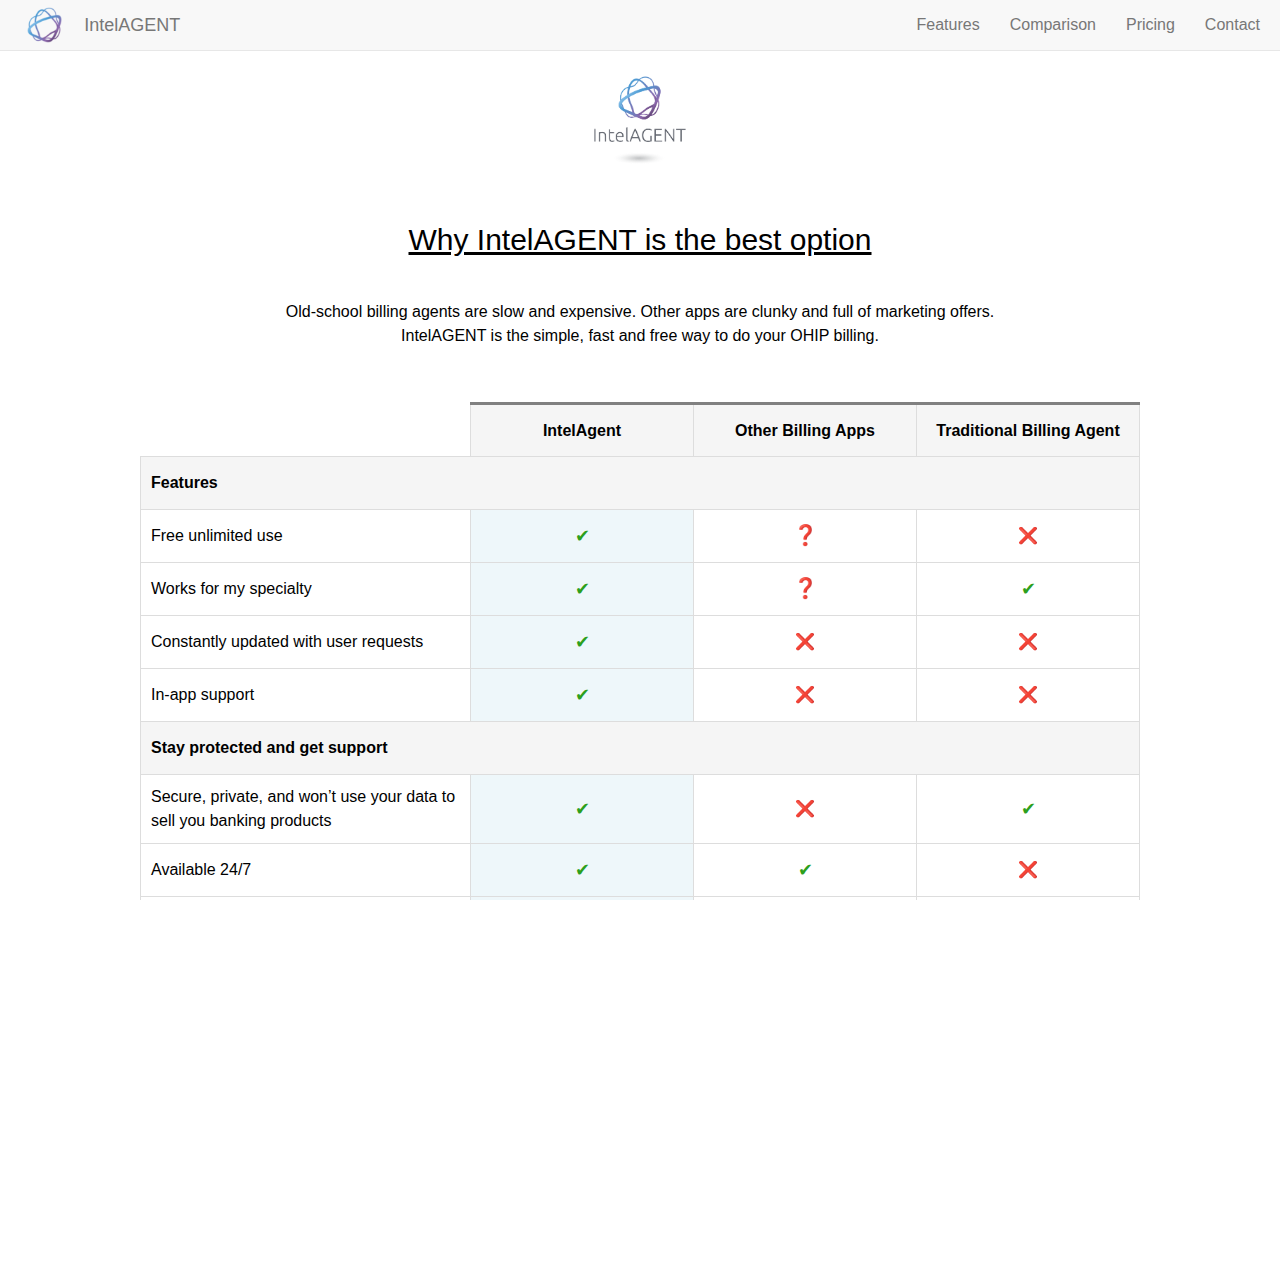
<file: comparison.html>
<!DOCTYPE html>
<html lang="en-us">

<head>
    <!-- Google Tag Manager -->
    <script>(function(w,d,s,l,i){w[l]=w[l]||[];w[l].push({'gtm.start':
    new Date().getTime(),event:'gtm.js'});var f=d.getElementsByTagName(s)[0],
    j=d.createElement(s),dl=l!='dataLayer'?'&l='+l:'';j.async=true;j.src=
    'https://www.googletagmanager.com/gtm.js?id='+i+dl;f.parentNode.insertBefore(j,f);
    })(window,document,'script','dataLayer','GTM-T2SJLRG');</script>
    <!-- End Google Tag Manager -->
    <meta charset="utf-8">
    <meta http-equiv="x-ua-compatible" content="ie=edge">
    <title>IntelAGENT - OHIP Billing</title>
    <meta name="viewport" content="width=device-width, initial-scale=1">
    <meta name="description" content="Free OHIP Billling.">
    <meta property="og:title" content="IntelAGENT - OHIP Billing">
    <meta property="og:type" content="website">
    <meta property="og:site_name" content="IntelAGENT.ca">
    <meta property="og:description" content="OHIP Billing">
    <meta property="og:url" content="https://intelagent.ca/">
    <meta property="og:image" content="https://intelagent.ca/img/IntelAGENT-logo.svg">
    <meta property="og:image:type" content="image/svg">
    <meta property="og:image:width" content="70">
    <meta property="og:image:height" content="71">
    <meta name="twitter:url" content="https://intelagent.ca/">
    <meta name="twitter:title" content="IntelAGENT - OHIP Billing">
    <meta name="twitter:description" content="OHIP Billing.">
    <meta name="twitter:domain" content="intelagent.ca">
    <meta name="twitter:text:title" content="IntelAGENT - OHIP Billing">
    <meta name="twitter:description" content="OHIP Billing.">
    <meta name="twitter:app:name:iphone" content="">
    <meta name="twitter:app:id:iphone" content="">
    <link rel="shortcut icon" href="favicon.png">
    <link rel="stylesheet" href="/css/normalize.css">
    <link rel="stylesheet" href="/css/home.css">



</head>

</html>

<body>
        <!-- Google Tag Manager (noscript) -->
        <noscript><iframe src="https://www.googletagmanager.com/ns.html?id=GTM-T2SJLRG"
        height="0" width="0" style="display:none;visibility:hidden"></iframe></noscript>
        <!-- End Google Tag Manager (noscript) -->

        <script src="//ajax.googleapis.com/ajax/libs/jquery/1.9.1/jquery.min.js"></script>
        <script type="text/javascript" src="table.js"></script>
              
        <!-- Static navbar -->
    <nav class="navbar navbar-default navbar-fixed-top">
        <div class="navbar-header">
            <button type="button" class="navbar-toggle collapsed" data-toggle="collapse" data-target="#navbar" aria-expanded="false" aria-controls="navbar">
            <span class="sr-only">Toggle navigation</span>
            <span class="icon-bar"></span>
            <span class="icon-bar"></span>
            <span class="icon-bar"></span>
            </button>
            
            <a class="navbar-left"  href="/index.html"><img src="/img/IntelAGENT-logo.svg" height="50"></a>
            <a class="navbar-brand" href="/index.html"> IntelAGENT </a>
        </div>
        <div id="navbar" class="navbar-collapse collapse">
            <ul class="nav navbar-nav navbar-right">            
            <li><a href="/features.html">Features</a></li>
            <li><a href="/comparison.html">Comparison</a></li>
            <li><a href="/index.html#pricing">Pricing</a></li>
            <li><a href="/index.html#contact">Contact</a></li>
            </ul>
        </div><!--/.nav-collapse -->

    </nav>
    <br>
    <br>
    <div class="col-sm-12 text-center">
        <a href="/"><img src="../img/IntelAGENT_Logo_WithShadow.png"  height="125"  alt="Name"></a>
    </div>
    <br>  
    <div class="col-sm-12 text-center">
        <h2 class="section-title text-center"><u>Why IntelAGENT is the best option</u></h2>
        <div class="row">
            <div class="col-lg-8 col-lg-offset-2">
                <br>
                <p>Old-school billing agents are slow and expensive. Other apps are clunky and full of marketing offers. IntelAGENT is the simple, fast and free way to do your OHIP billing.
                </p>
                <br>

            </div>
        </div>
    </div>


<article>

    <ul class="comp">
      <li class="bg-purple active comp">
        <button>IntelAGENT</button>
      </li>
      <li class="bg-blue comp">
        <button>Other Billing Apps</button>
      </li>
      <li class="bg-blue comp">
        <button>Traditional Billing Agent</button>
      </li>
    </ul>  
    
    <table>
      <thead>
        <tr>
          <th class="space-holder"></th>
          <th class="bg-purple default">IntelAgent</th>
          <th class="bg-blue">Other Billing Apps</th>
          <th class="bg-blue">Traditional Billing Agent</th>
        </tr>
      </thead>
      <tbody>
        <tr>
            <td colspan="4" class="sep">Features</td>
          </tr>
        <tr>
          <td>Free unlimited use</td>
          <td class="default"><span class="tick">&#10004;</span></td>
          <td><span class="question">&#10067;</span></td>          
          <td><span class="x">&#10060;</span></td>          
        </tr>
        <tr>
          <td>Works for my specialty</td>
          <td class="default"><span class="tick">&#10004;</span></td>
          <td><span class="question">&#10067;</span></td>          
          <td><span class="tick">&#10004;</span></td>
        </tr>
        <tr>
          <td>Constantly updated with user requests</td>
          <td class="default"><span class="tick">&#10004;</span></td>
          <td><span class="x">&#10060;</span></td>          
          <td><span class="x">&#10060;</span></td>   
        </tr>
        <tr>
          <td>In-app support</td>
          <td class="default"><span class="tick">&#10004;</span></td>
          <td><span class="x">&#10060;</span></td>          
          <td><span class="x">&#10060;</span></td>  
        </tr>
        <tr>
          <td colspan="4" class="sep">Stay protected and get support</td>
        </tr>
        <tr>
            <td>Secure, private, and won’t use your data to sell you banking products</td>
            <td class="default"><span class="tick">&#10004;</span></td>
            <td><span class="x">&#10060;</span></td>          
            <td><span class="tick">&#10004;</span></td>
          </tr>
        <tr>
          <td>Available 24/7</td>
          <td class="default"><span class="tick">&#10004;</span></td>
          <td><span class="tick">&#10004;</span></td>
          <td><span class="x">&#10060;</span></td>  
        </tr>
        <tr>
          <td>Strong encryption protects your data</td>
          <td class="default"><span class="tick">&#10004;</span></td>
          <td><span class="question">&#10067;</span></td>          
          <td><span class="x">&#10060;</span></td>   
        </tr>
        <tr>
          <td>Automatic backups</td>
          <td class="default"><span class="tick">&#10004;</span></td>
          <td><span class="question">&#10067;</span></td>          
          <td><span class="x">&#10060;</span></td>   
        </tr>
      </tbody>
    </table>
      
    </article>



   

    <footer class="footer-3 bg-white text-center-xs section-footer">
        <div class="text-center">
            <h5><em>This product adheres to Canadian regulatory standards for securing patient information.</em></h5>
        </div>
    </footer>
        <link rel="stylesheet" href="https://maxcdn.bootstrapcdn.com/bootstrap/3.3.7/css/bootstrap.min.css" integrity="sha384-BVYiiSIFeK1dGmJRAkycuHAHRg32OmUcww7on3RYdg4Va+PmSTsz/K68vbdEjh4u" crossorigin="anonymous">
        <link href="https://maxcdn.bootstrapcdn.com/font-awesome/4.7.0/css/font-awesome.min.css" rel="stylesheet" integrity="sha384-wvfXpqpZZVQGK6TAh5PVlGOfQNHSoD2xbE+QkPxCAFlNEevoEH3Sl0sibVcOQVnN" crossorigin="anonymous">

</body>
</file>
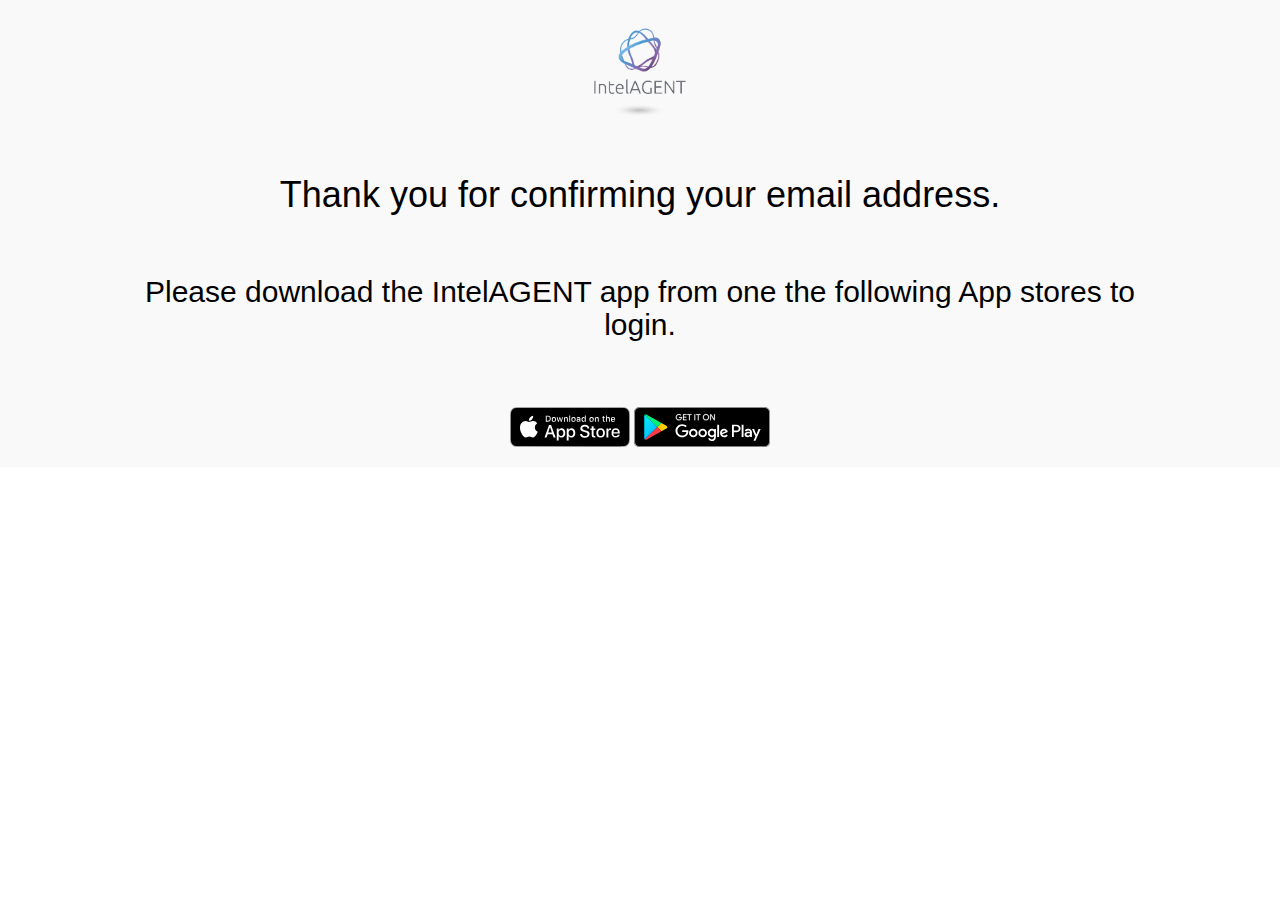
<file: confirmation.html>
<!DOCTYPE html>
<html lang="en-us">

<head>
    <!-- Google Tag Manager -->
    <script>(function(w,d,s,l,i){w[l]=w[l]||[];w[l].push({'gtm.start':
    new Date().getTime(),event:'gtm.js'});var f=d.getElementsByTagName(s)[0],
    j=d.createElement(s),dl=l!='dataLayer'?'&l='+l:'';j.async=true;j.src=
    'https://www.googletagmanager.com/gtm.js?id='+i+dl;f.parentNode.insertBefore(j,f);
    })(window,document,'script','dataLayer','GTM-T2SJLRG');</script>
    <!-- End Google Tag Manager -->
    <meta charset="utf-8">
    <meta http-equiv="x-ua-compatible" content="ie=edge">
    <title>IntelAGENT - OHIP Billing</title>
    <meta name="viewport" content="width=device-width, initial-scale=1">
    <meta name="description" content="Free OHIP Billling.">
    <meta property="og:title" content="IntelAGENT - OHIP Billing">
    <meta property="og:type" content="website">
    <meta property="og:site_name" content="IntelAGENT.ca">
    <meta property="og:description" content="OHIP Billing">
    <meta property="og:url" content="https://intelagent.ca/">
    <meta property="og:image" content="https://intelagent.ca/img/IntelAGENT-logo.svg">
    <meta property="og:image:type" content="image/svg">
    <meta property="og:image:width" content="70">
    <meta property="og:image:height" content="71">
    <meta name="twitter:url" content="https://intelagent.ca/">
    <meta name="twitter:title" content="IntelAGENT - OHIP Billing">
    <meta name="twitter:description" content="OHIP Billing.">
    <meta name="twitter:domain" content="intelagent.ca">
    <meta name="twitter:text:title" content="IntelAGENT - OHIP Billing">
    <meta name="twitter:description" content="OHIP Billing.">
    <meta name="twitter:app:name:iphone" content="">
    <meta name="twitter:app:id:iphone" content="">
    <link rel="shortcut icon" href="favicon.png">
    <link rel="stylesheet" href="/css/normalize.css">
    <link rel="stylesheet" href="/css/home.css">

</head>

</html>

<body>
        <!-- Google Tag Manager (noscript) -->
        <noscript><iframe src="https://www.googletagmanager.com/ns.html?id=GTM-T2SJLRG"
        height="0" width="0" style="display:none;visibility:hidden"></iframe></noscript>
        <!-- End Google Tag Manager (noscript) -->
        <div class="col-sm-12 text-center">
                <a href="/"><img src="/img/IntelAGENT_Logo_WithShadow.png"  height="125"  alt="Name"></a>
        </div>

        <section id="newclaim" class="section-newclaim equal">
            <div class="container">
                <div class="col-sm-12 text-center">
                    <h1 class="header-title">Thank you for confirming your email address.</h1>
                </div>

                <div class="col-container">
        
                    <h2 class="col-sm-12 text-center">Please download the IntelAGENT app from one the following App stores to login.</h2>
                    <div class="hero-actions col-sm-12 text-center">
                            <a href="https://itunes.apple.com/ca/app/intelagent-ohip-billing/id1394360074?mt=8" onClick="gtag_report_conversion();"><img src="/img/download-ios-app.svg" alt="Download iOS"></a>
                            <a href="https://play.google.com/store/apps/details?id=com.intelagent" onClick="gtag_report_conversion();"><img src="/img/download-google-play.svg"  alt="Download Android"></a>
                    </div>
                    
                </div><!-- /. row -->
            </div><!-- /.container" -->
        </section>

        <footer class="footer-3 bg--white text-center-xs">
            <div class="text-center">
                <h5><em>This product adheres to Canadian regulatory standards for securing patient information.</em></h5>
            </div>
        </footer>
        <link rel="stylesheet" href="https://maxcdn.bootstrapcdn.com/bootstrap/3.3.7/css/bootstrap.min.css" integrity="sha384-BVYiiSIFeK1dGmJRAkycuHAHRg32OmUcww7on3RYdg4Va+PmSTsz/K68vbdEjh4u" crossorigin="anonymous">
        <link href="https://maxcdn.bootstrapcdn.com/font-awesome/4.7.0/css/font-awesome.min.css" rel="stylesheet" integrity="sha384-wvfXpqpZZVQGK6TAh5PVlGOfQNHSoD2xbE+QkPxCAFlNEevoEH3Sl0sibVcOQVnN" crossorigin="anonymous">

</body>
</file>
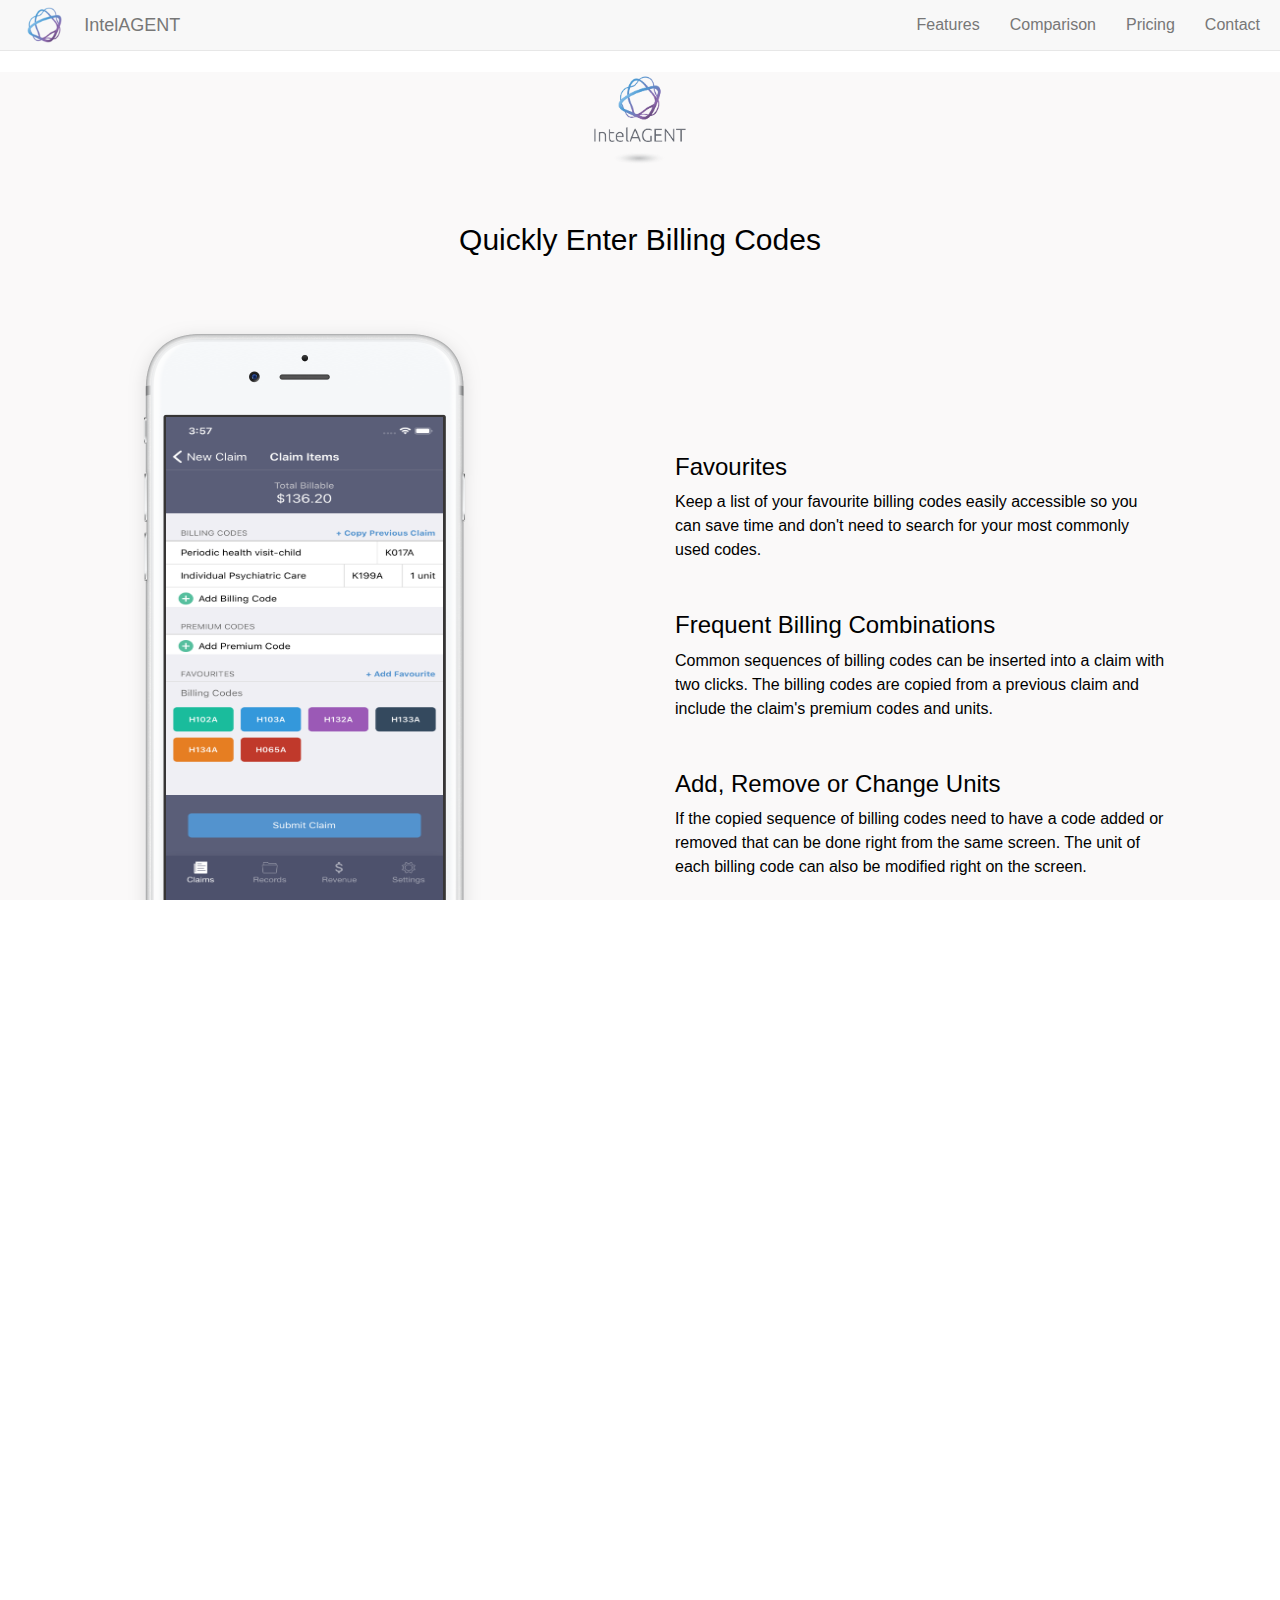
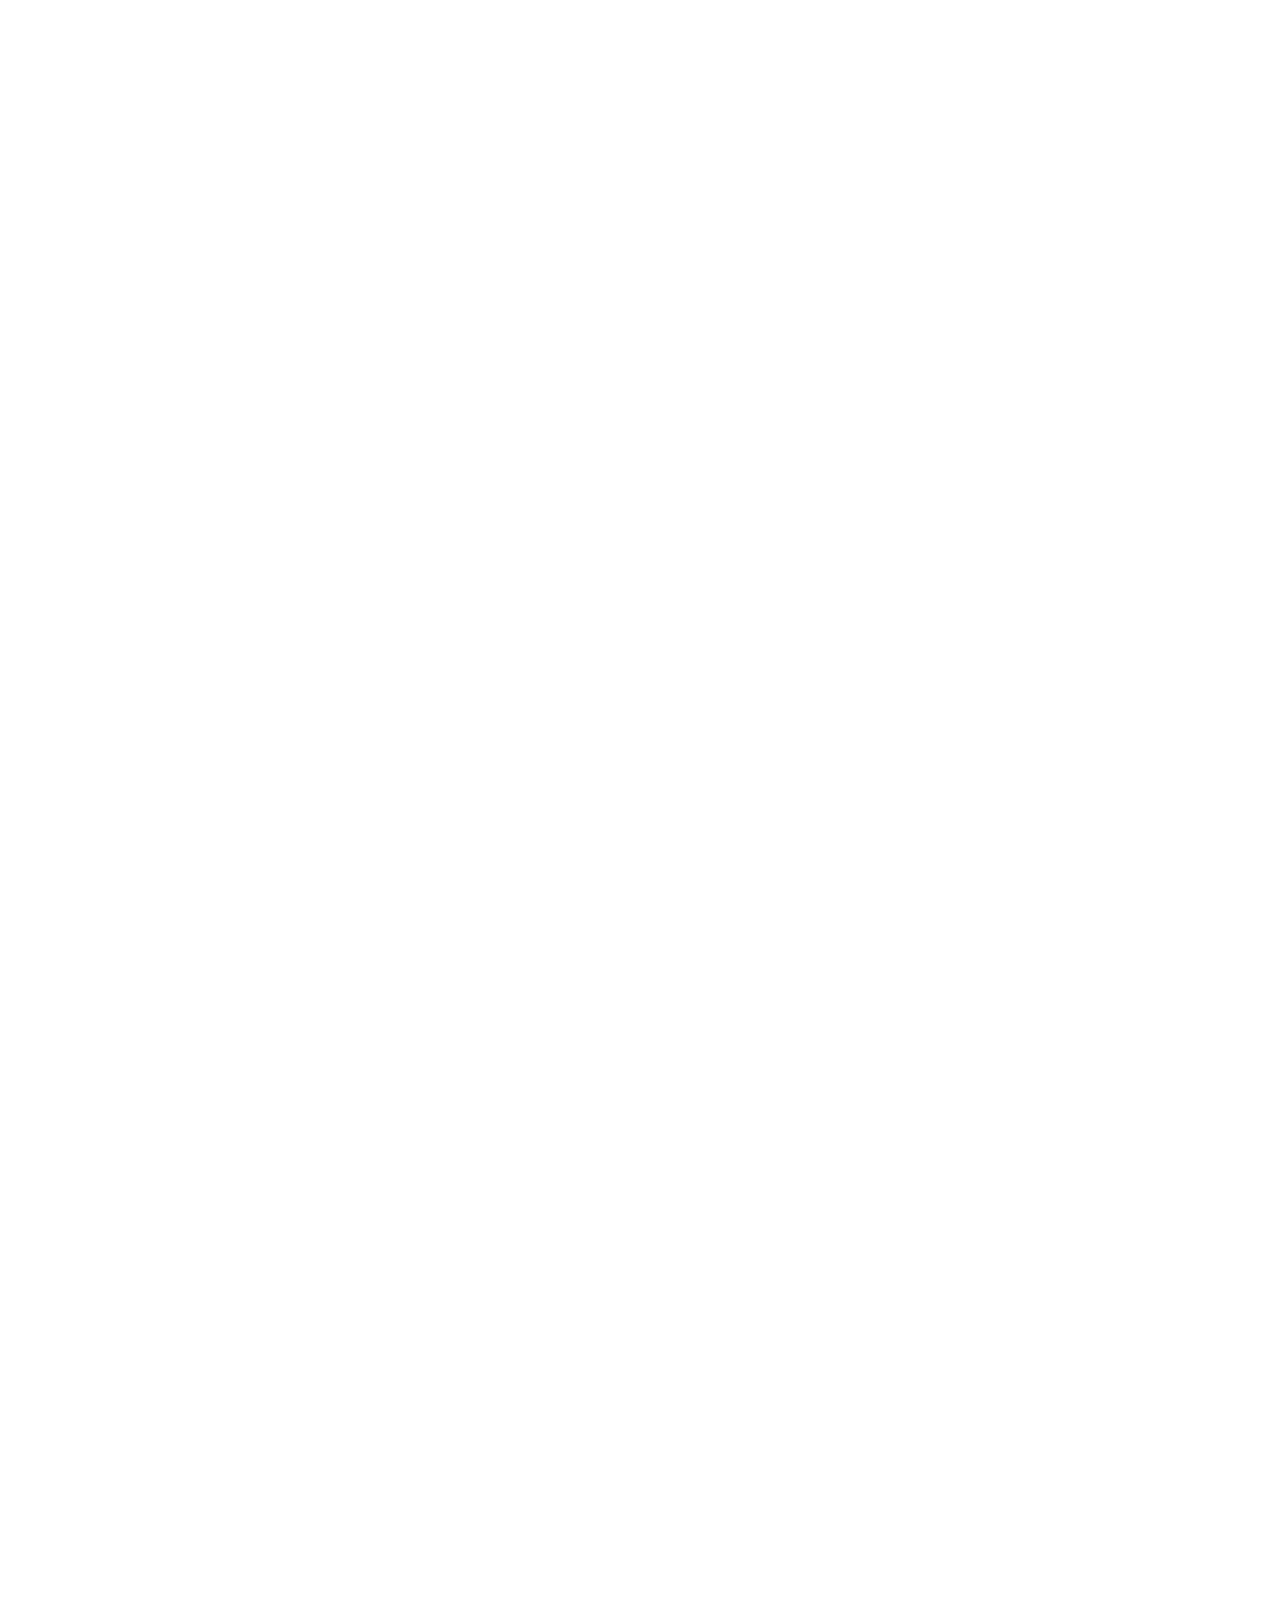
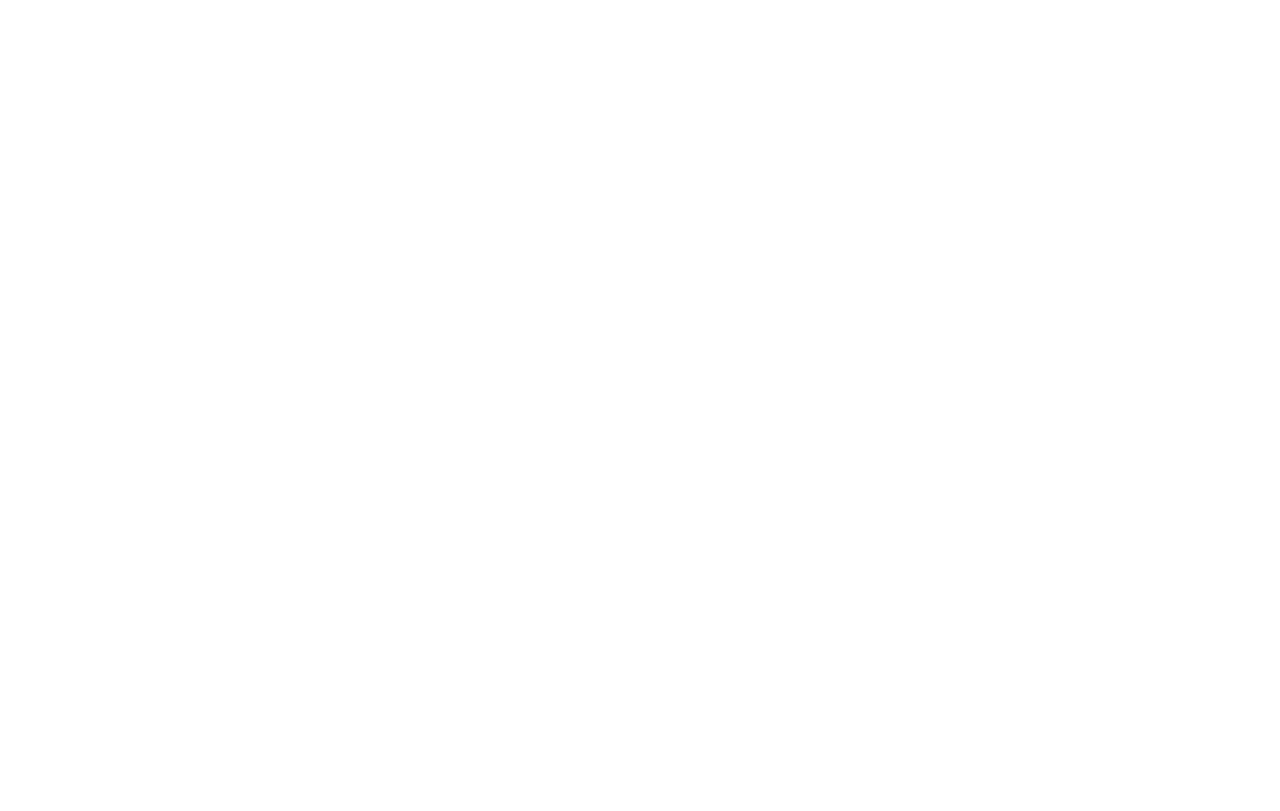
<file: features.html>
<!DOCTYPE html>
<html lang="en-us">

<head>
    <!-- Google Tag Manager -->
    <script>(function(w,d,s,l,i){w[l]=w[l]||[];w[l].push({'gtm.start':
    new Date().getTime(),event:'gtm.js'});var f=d.getElementsByTagName(s)[0],
    j=d.createElement(s),dl=l!='dataLayer'?'&l='+l:'';j.async=true;j.src=
    'https://www.googletagmanager.com/gtm.js?id='+i+dl;f.parentNode.insertBefore(j,f);
    })(window,document,'script','dataLayer','GTM-T2SJLRG');</script>
    <!-- End Google Tag Manager -->
    <meta charset="utf-8">
    <meta http-equiv="x-ua-compatible" content="ie=edge">
    <title>IntelAGENT - OHIP Billing</title>
    <meta name="viewport" content="width=device-width, initial-scale=1">
    <meta name="description" content="Free OHIP Billling.">
    <meta property="og:title" content="IntelAGENT - OHIP Billing">
    <meta property="og:type" content="website">
    <meta property="og:site_name" content="IntelAGENT.ca">
    <meta property="og:description" content="OHIP Billing">
    <meta property="og:url" content="https://intelagent.ca/">
    <meta property="og:image" content="https://intelagent.ca/img/IntelAGENT-logo.svg">
    <meta property="og:image:type" content="image/svg">
    <meta property="og:image:width" content="70">
    <meta property="og:image:height" content="71">
    <meta name="twitter:url" content="https://intelagent.ca/">
    <meta name="twitter:title" content="IntelAGENT - OHIP Billing">
    <meta name="twitter:description" content="OHIP Billing.">
    <meta name="twitter:domain" content="intelagent.ca">
    <meta name="twitter:text:title" content="IntelAGENT - OHIP Billing">
    <meta name="twitter:description" content="OHIP Billing.">
    <meta name="twitter:app:name:iphone" content="">
    <meta name="twitter:app:id:iphone" content="">
    <link rel="shortcut icon" href="favicon.png">
    <link rel="stylesheet" href="/css/normalize.css">
    <link rel="stylesheet" href="/css/home.css">


</head>

</html>

<body>
        <!-- Google Tag Manager (noscript) -->
        <noscript><iframe src="https://www.googletagmanager.com/ns.html?id=GTM-T2SJLRG"
        height="0" width="0" style="display:none;visibility:hidden"></iframe></noscript>
        <!-- End Google Tag Manager (noscript) -->

                <!-- Static navbar -->
    <nav class="navbar navbar-default navbar-fixed-top">
        <div class="navbar-header">
            <button type="button" class="navbar-toggle collapsed" data-toggle="collapse" data-target="#navbar" aria-expanded="false" aria-controls="navbar">
            <span class="sr-only">Toggle navigation</span>
            <span class="icon-bar"></span>
            <span class="icon-bar"></span>
            <span class="icon-bar"></span>
            </button>
            
            <a class="navbar-left"  href="/index.html"><img src="/img/IntelAGENT-logo.svg" height="50"></a>
            <a class="navbar-brand" href="/index.html"> IntelAGENT </a>
        </div>
        <div id="navbar" class="navbar-collapse collapse">
            <ul class="nav navbar-nav navbar-right">            
            <li><a href="/features.html">Features</a></li>
            <li><a href="/comparison.html">Comparison</a></li>
            <li><a href="/index.html#pricing">Pricing</a></li>
            <li><a href="/index.html#contact">Contact</a></li>
            </ul>
        </div><!--/.nav-collapse -->

    </nav>

    <br>
    <br>    
        <div class="col-sm-12 text-center">
                <a href="/"><img src="../img/IntelAGENT_Logo_WithShadow.png"  height="125"  alt="Name"></a>
        </div>
        <br>        

        <section id="billingcodes" class="section-claimitems equal">
            <div class="container">
                <div class="col-sm-12 text-center">
                    <h2 class="header-title">Quickly Enter Billing Codes</h2>
                </div>
    
                <div class="col-container">

                    <div class="col-lg-6">
                        <div class="hero-video">
                            <img src="/img/claim-items.png"/>
                        </div>
                    </div>
                
        
                    <div class="col-lg-6 vertical-align">
                        
                        <div class="row">
                            <div class="col-lg-12">
                                <h3>Favourites</h3>
                                <p> Keep a list of your favourite billing codes easily accessible so you can save time and don't need to search for your  most commonly used codes. </p>
                            </div>  
                            <div class="col-lg-12">
                                <h3>Frequent Billing Combinations</h3>
                                <p> Common sequences of billing codes can be inserted into a claim with two clicks. The billing codes are copied from a previous claim and include the claim's premium codes and units.  </p>
                            </div>            
                        
                            <div class="col-lg-12">
                                <h3>Add, Remove or Change Units</h3>
                                <p> If the copied sequence of billing codes need to have a code added or removed that can be done right from the same screen. The unit of each billing code can also be modified right on the screen. </p>
                            </div>
    
                        </div>          
                        
                    </div>                    
                </div><!-- /. row -->
            </div><!-- /.container" -->
    </section>

    <section id="revenue" class="section-revenue equal">
        <div class="container">
            <div class="col-sm-12 text-center">
                <h2 class="header-title">Track Revenue</h2>
            </div>

            <div class="col-container">                
                
                <div class="col-lg-6 vertical-align">
                    
                    <div class="row">

                        <div class="col-lg-12">
                            <h3>Granular Data</h3>
                            <p> Revenue is displayed in a easily accessible format to show past revenue trends and help you forecast your cashflow for the coming months. </p>
                        </div> 
                            
                        <div class="col-lg-12">
                            <h3>Code Analysis</h3>
                            <p> Data mining code displays important stats that provide valuable insights into your claims. We provide custom queries to show you the data that matters most to your work.</p>
                        </div>  
                        
                        <div class="col-lg-12">
                            <h3>Track Progress</h3>
                            <p> The progress rings keep you up to date on your revenue versus daily, weekly and monthly goals. </p>
                        </div>                              
                    </div>          
                    
                </div>
                  
                <div class="col-lg-6 col-xs-">
                    <div class="hero-video">
                        <img src="/img/revenue.png"/>
                    </div>
                </div>                  
                
            </div><!-- /. row -->
        </div><!-- /.container" -->
    </section>

    <section id="newclaim" class="section-newclaim equal">
        <div class="container">
            <div class="col-sm-12 text-center">
                <h2 class="header-title">New Claim</h2>
            </div>

            <div class="col-container">

                <div class="col-lg-6 col-xs-">
                    <div class="hero-video">
                        <img src="/img/new-claim.png"/>
                    </div>
                </div>
                
                <div class="col-lg-6 vertical-align">
                    
                    <div class="row">

                        <div class="col-lg-12">
                            <h3>Label Scanning</h3>
                            <p> Use your mobile phone's camera to snap a picture of your patient's OHIP Card or Patient Label to automatically input their demographic data.</p>
                        </div> 
                            
                        <div class="col-lg-12">
                            <h3>Validate OHIP Cards</h3>
                            <p> Validates a patient's OHIP card and version number to ensure you'll get paid. If a card is valid the patient's information will be automatically filled in on the claim. </p>
                        </div>  
                        
                        <div class="col-lg-12">
                            <h3>Save Drafts</h3>
                            <p> Drafts are saved in the cloud for secure storage. You can finish claims at your convenience or just start drafts that can be filled out following a patient visit. Come back to claims when you're ready. </p>
                        </div>  

                        <div class="col-lg-12">
                            <h3>Duplicate Claims</h3>
                            <p> Previously submitted claims can be duplicated easily from the new claim screen. Whether you want to repeat a patient entire claim or simply copy the claim and fill in a new patient's information. The duplicated claim will contain today's date for the service date. </p>
                        </div>  

                        <div class="col-lg-12">
                            <h3>Recent Patients</h3>
                            <p> Choose from your most recent patients to quickly submit claims during rounds or for other recurring patients. </p>
                        </div>  
                    </div>          
                    
                </div>                
                
            </div><!-- /. row -->
        </div><!-- /.container" -->
    </section>


    <section id="records" class="section-records equal">
            <div class="container">
                <div class="col-sm-12 text-center">
                    <h2 class="header-title">Manage Claims</h2>
                </div>
    
                <div class="col-container">
        
                    <div class="col-lg-6 vertical-align">
                        
                        <div class="row">
                            <div class="col-lg-12">
                                <h3>Organized Claims</h3>
                                <p> Review your claims in a colour coded list to see your claims' status. Sort by date and status to narrow down your searches and get the information you need.</p>
                            </div>  
                            <div class="col-lg-12">
                                <h3>Rejections</h3>
                                <p> Easily review your rejected claims as they are reported and correct errors instantly so you get paid without delay.</p>
                            </div>            
                        
                            <div class="col-lg-12">
                                <h3>Drafts</h3>
                                <p> Store your work in progress on our servers and come at your convenience when you're ready to finalize your claim.</p>
                            </div>
    
                        </div>          
                        
                    </div>

                    <div class="col-lg-6">
                            <div class="hero-video">
                                <img src="/img/records.png"/>
                            </div>
                        </div>
                    
                </div><!-- /. row -->
            </div><!-- /.container" -->
    </section>


    <footer class="footer-3 bg-white text-center-xs section-footer">
        <div class="text-center">
            <h5><em>This product adheres to Canadian regulatory standards for securing patient information.</em></h5>
        </div>
    </footer>
        <link rel="stylesheet" href="https://maxcdn.bootstrapcdn.com/bootstrap/3.3.7/css/bootstrap.min.css" integrity="sha384-BVYiiSIFeK1dGmJRAkycuHAHRg32OmUcww7on3RYdg4Va+PmSTsz/K68vbdEjh4u" crossorigin="anonymous">
        <link href="https://maxcdn.bootstrapcdn.com/font-awesome/4.7.0/css/font-awesome.min.css" rel="stylesheet" integrity="sha384-wvfXpqpZZVQGK6TAh5PVlGOfQNHSoD2xbE+QkPxCAFlNEevoEH3Sl0sibVcOQVnN" crossorigin="anonymous">

</body>
</file>
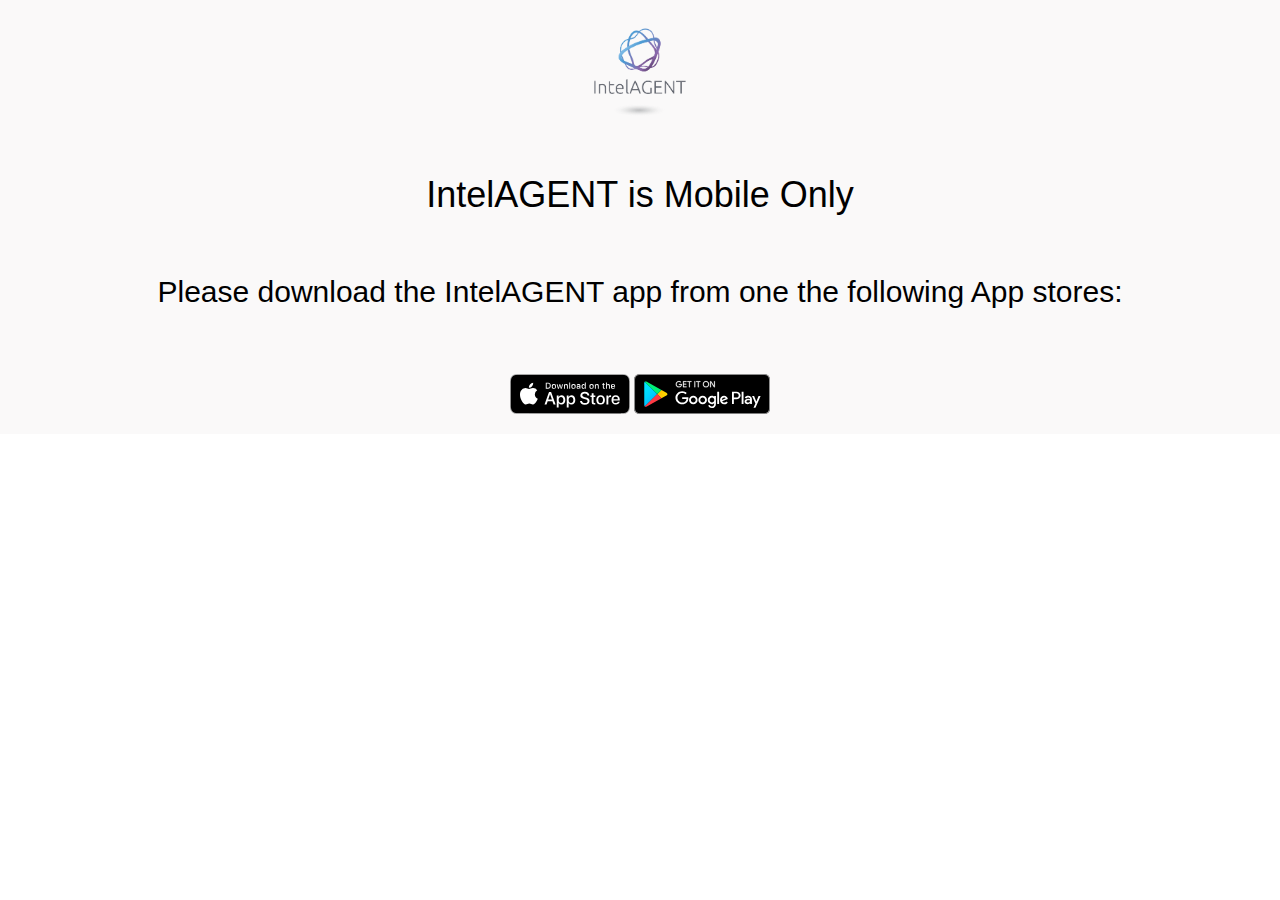
<file: mobile.html>
<!DOCTYPE html>
<html lang="en-us">

<head>
    <!-- Google Tag Manager -->
    <script>(function(w,d,s,l,i){w[l]=w[l]||[];w[l].push({'gtm.start':
    new Date().getTime(),event:'gtm.js'});var f=d.getElementsByTagName(s)[0],
    j=d.createElement(s),dl=l!='dataLayer'?'&l='+l:'';j.async=true;j.src=
    'https://www.googletagmanager.com/gtm.js?id='+i+dl;f.parentNode.insertBefore(j,f);
    })(window,document,'script','dataLayer','GTM-T2SJLRG');</script>
    <!-- End Google Tag Manager -->
    <meta charset="utf-8">
    <meta http-equiv="x-ua-compatible" content="ie=edge">
    <title>IntelAGENT - OHIP Billing</title>
    <meta name="viewport" content="width=device-width, initial-scale=1">
    <meta name="description" content="Free OHIP Billling.">
    <meta property="og:title" content="IntelAGENT - OHIP Billing">
    <meta property="og:type" content="website">
    <meta property="og:site_name" content="IntelAGENT.ca">
    <meta property="og:description" content="OHIP Billing">
    <meta property="og:url" content="https://intelagent.ca/">
    <meta property="og:image" content="https://intelagent.ca/img/IntelAGENT-logo.svg">
    <meta property="og:image:type" content="image/svg">
    <meta property="og:image:width" content="70">
    <meta property="og:image:height" content="71">
    <meta name="twitter:url" content="https://intelagent.ca/">
    <meta name="twitter:title" content="IntelAGENT - OHIP Billing">
    <meta name="twitter:description" content="OHIP Billing.">
    <meta name="twitter:domain" content="intelagent.ca">
    <meta name="twitter:text:title" content="IntelAGENT - OHIP Billing">
    <meta name="twitter:description" content="OHIP Billing.">
    <meta name="twitter:app:name:iphone" content="">
    <meta name="twitter:app:id:iphone" content="">
    <link rel="shortcut icon" href="favicon.png">
    <link rel="stylesheet" href="/css/normalize.css">
    <link rel="stylesheet" href="/css/home.css">

</head>

</html>

<body>
        <!-- Google Tag Manager (noscript) -->
        <noscript><iframe src="https://www.googletagmanager.com/ns.html?id=GTM-T2SJLRG"
        height="0" width="0" style="display:none;visibility:hidden"></iframe></noscript>
        <!-- End Google Tag Manager (noscript) -->
        <div class="col-sm-12 text-center">
                <a href="/"><img src="/img/IntelAGENT_Logo_WithShadow.png"  height="125"  alt="Name"></a>
        </div>

        <section id="newclaim" class="section-newclaim equal">
            <div class="container">
                <div class="col-sm-12 text-center">
                    <h1 class="header-title">IntelAGENT is Mobile Only</h1>
                </div>

                <div class="col-container">
         
                    <h2 class="col-sm-12 text-center">Please download the IntelAGENT app from one the following App stores:</h2>
                    <div class="hero-actions col-sm-12 text-center">
                            <a href="https://itunes.apple.com/ca/app/intelagent-ohip-billing/id1394360074?mt=8" onClick="gtag_report_conversion();"><img src="/img/download-ios-app.svg" alt="Download iOS"></a>
                            <a href="https://play.google.com/store/apps/details?id=com.intelagent" onClick="gtag_report_conversion();"><img src="/img/download-google-play.svg"  alt="Download Android"></a>
                    </div>
                    
                </div><!-- /. row -->
            </div><!-- /.container" -->
        </section>

        <footer class="footer-3 bg--white text-center-xs">
            <div class="text-center">
                <h5><em>This product adheres to Canadian regulatory standards for securing patient information.</em></h5>
            </div>
        </footer>
        <link rel="stylesheet" href="https://maxcdn.bootstrapcdn.com/bootstrap/3.3.7/css/bootstrap.min.css" integrity="sha384-BVYiiSIFeK1dGmJRAkycuHAHRg32OmUcww7on3RYdg4Va+PmSTsz/K68vbdEjh4u" crossorigin="anonymous">
        <link href="https://maxcdn.bootstrapcdn.com/font-awesome/4.7.0/css/font-awesome.min.css" rel="stylesheet" integrity="sha384-wvfXpqpZZVQGK6TAh5PVlGOfQNHSoD2xbE+QkPxCAFlNEevoEH3Sl0sibVcOQVnN" crossorigin="anonymous">

</body>
</file>
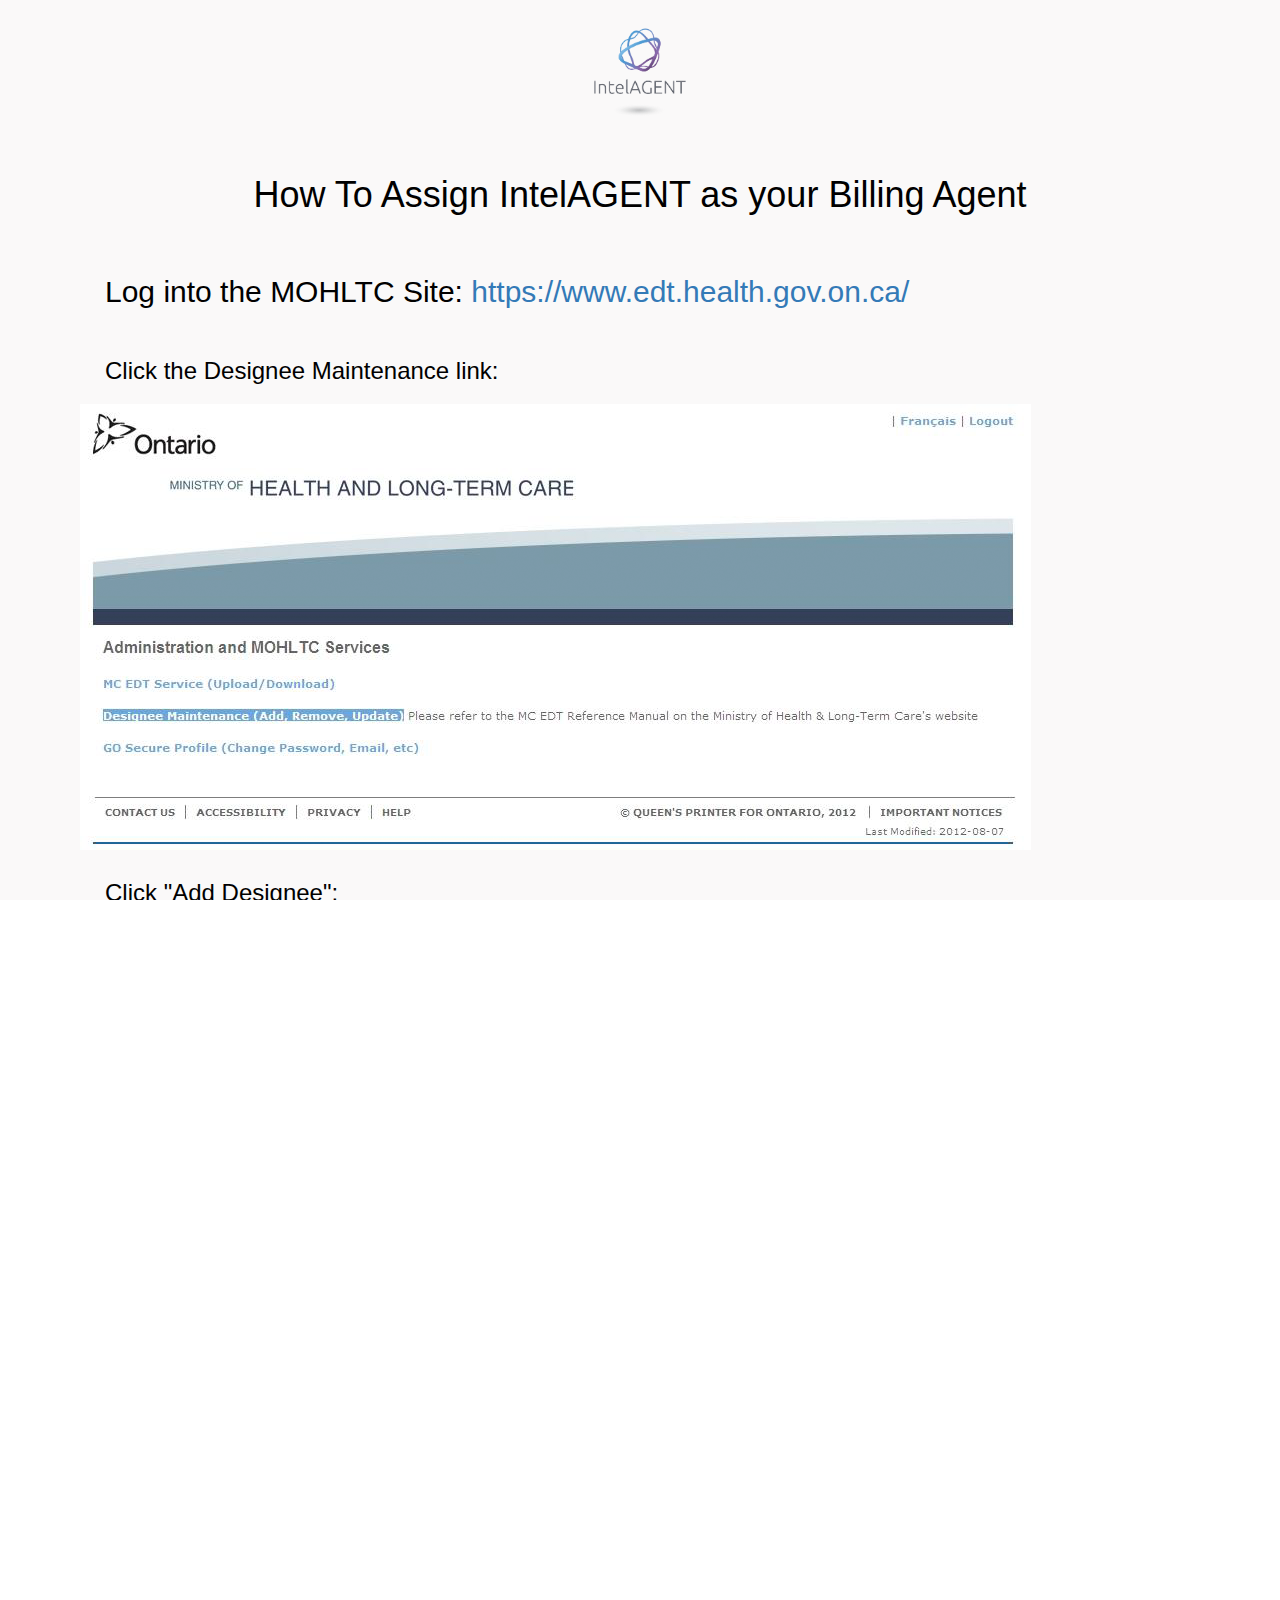
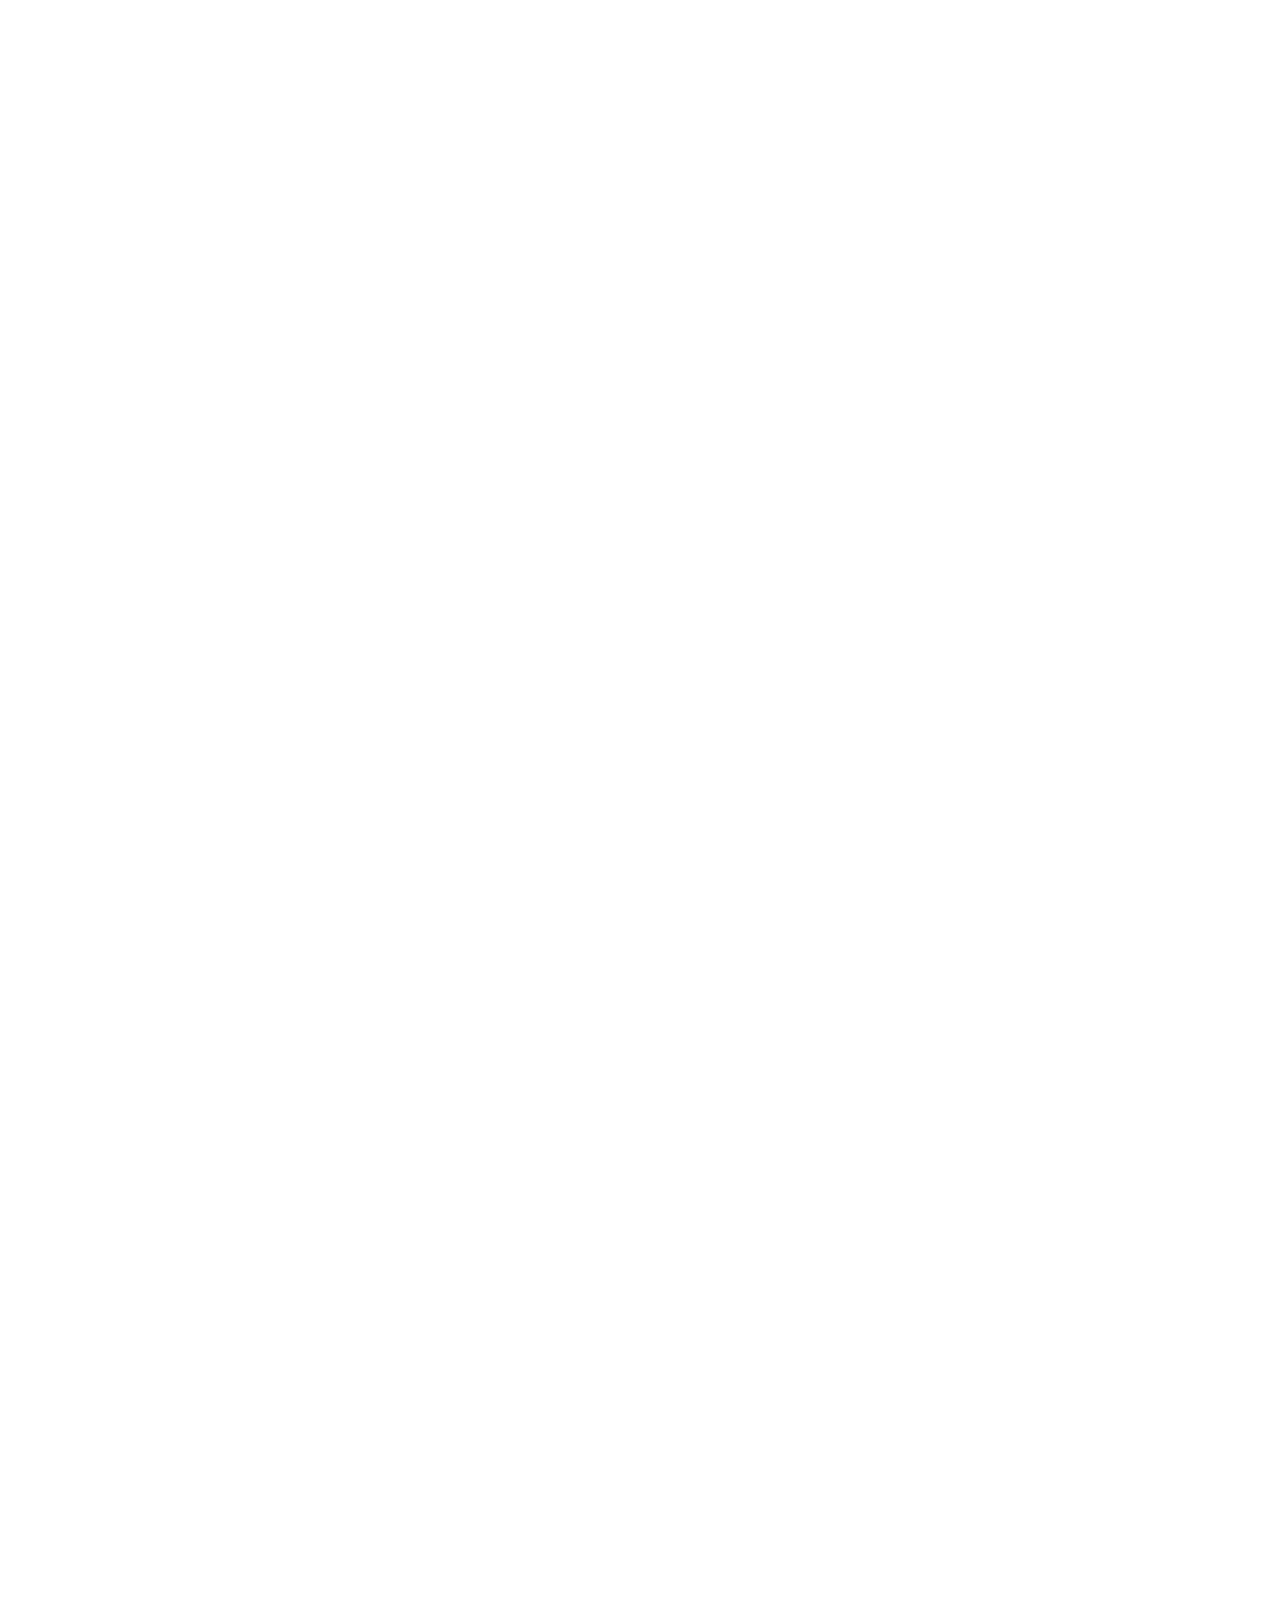
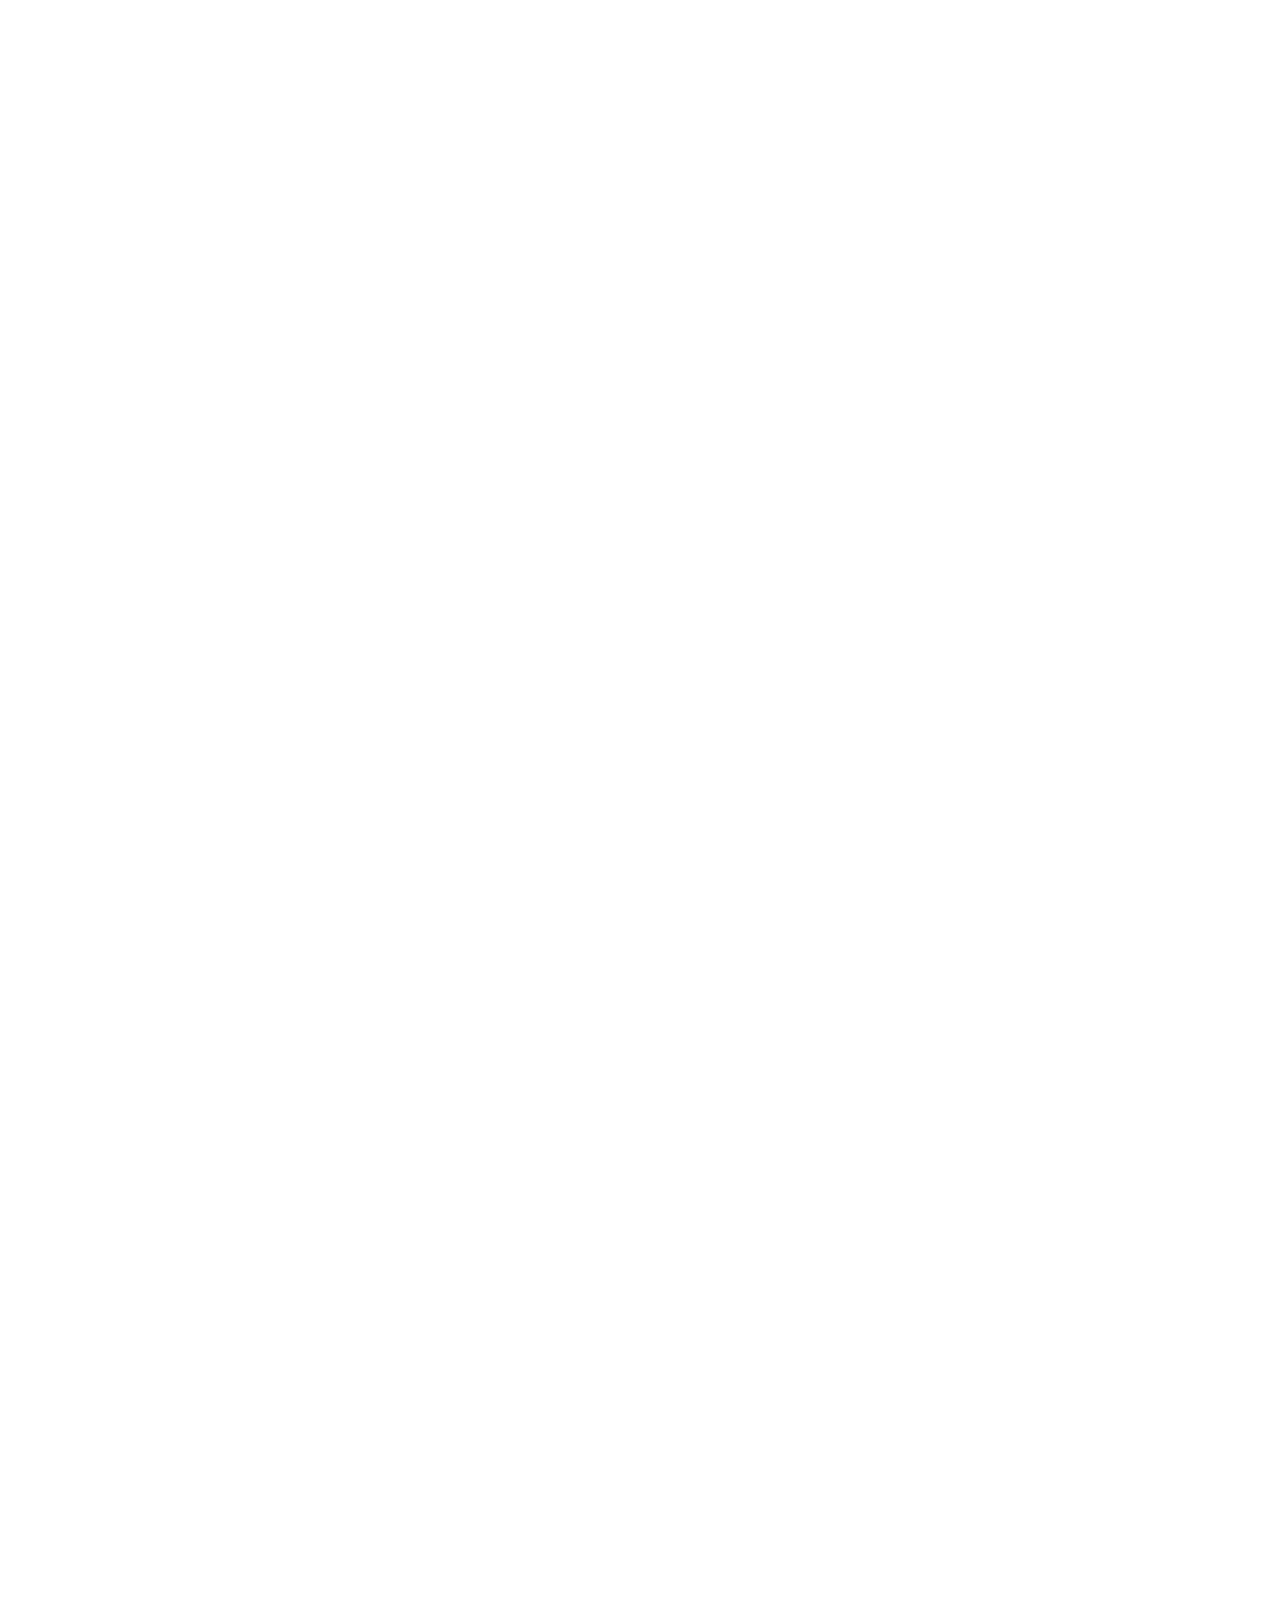
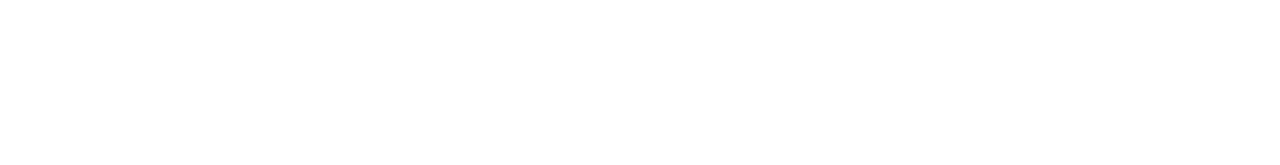
<file: onboarding.html>
<!DOCTYPE html>
<html lang="en-us">

<head>
    <!-- Google Tag Manager -->
    <script>(function(w,d,s,l,i){w[l]=w[l]||[];w[l].push({'gtm.start':
    new Date().getTime(),event:'gtm.js'});var f=d.getElementsByTagName(s)[0],
    j=d.createElement(s),dl=l!='dataLayer'?'&l='+l:'';j.async=true;j.src=
    'https://www.googletagmanager.com/gtm.js?id='+i+dl;f.parentNode.insertBefore(j,f);
    })(window,document,'script','dataLayer','GTM-T2SJLRG');</script>
    <!-- End Google Tag Manager -->

    <meta charset="utf-8">
    <meta http-equiv="x-ua-compatible" content="ie=edge">
    <title>IntelAGENT - OHIP Billing</title>
    <meta name="viewport" content="width=device-width, initial-scale=1">
    <meta name="description" content="Free OHIP Billling.">
    <meta property="og:title" content="IntelAGENT - OHIP Billing">
    <meta property="og:type" content="website">
    <meta property="og:site_name" content="IntelAGENT.ca">
    <meta property="og:description" content="OHIP Billing">
    <meta property="og:url" content="https://intelagent.ca/">
    <meta property="og:image" content="https://intelagent.ca/img/IntelAGENT-logo.svg">
    <meta property="og:image:type" content="image/svg">
    <meta property="og:image:width" content="70">
    <meta property="og:image:height" content="71">
    <meta name="twitter:url" content="https://intelagent.ca/">
    <meta name="twitter:title" content="IntelAGENT - OHIP Billing">
    <meta name="twitter:description" content="OHIP Billing.">
    <meta name="twitter:domain" content="intelagent.ca">
    <meta name="twitter:text:title" content="IntelAGENT - OHIP Billing">
    <meta name="twitter:description" content="OHIP Billing.">
    <meta name="twitter:app:name:iphone" content="">
    <meta name="twitter:app:id:iphone" content="">
    <link rel="shortcut icon" href="favicon.png">
    <link rel="stylesheet" href="/css/normalize.css">
    <link rel="stylesheet" href="/css/home.css">


</head>

</html>

<body>
        <!-- Google Tag Manager (noscript) -->
        <noscript><iframe src="https://www.googletagmanager.com/ns.html?id=GTM-T2SJLRG"
        height="0" width="0" style="display:none;visibility:hidden"></iframe></noscript>
        <!-- End Google Tag Manager (noscript) -->

        <div class="col-sm-12 text-center">
                <a href="/"><img src="/img/IntelAGENT_Logo_WithShadow.png"  height="125"  alt="Name"></a>
        </div>

        <section id="newclaim" class="section-newclaim equal">
            <div class="container">
                <div class="col-sm-12 text-center">
                    <h1 class="header-title">How To Assign IntelAGENT as your Billing Agent</h1>
                </div>

                <div class="col-container">
                        
                    <h2 class="col-sm-12">Log into the MOHLTC Site: <a href="https://www.edt.health.gov.on.ca/">https://www.edt.health.gov.on.ca/</a></h2>
                    <h3 class="col-sm-12"> Click the Designee Maintenance link:</h3>
                    <img src="/img/step1.png", width: '500')/>
                    <h3 class="col-sm-12">Click "Add Designee":</h3>
                    <img src="/img/step2.png", width: '500')/>
                    <h3 class="col-sm-12">Enter the Designee Details (Full Name: IntelAGENT, Email: agent@intelagent.ca) and Click Save:</h3>
                    <img src="/img/step3.png", width: '500')/>
                    <h3 class="col-sm-12">Click "Confirm this Designation"</h3>
                    <img src="/img/step4.png", width: '500')/>
                    <h3 class="col-sm-12">You will get an email from GO Secure when intelAGENT has accepted the invitation.</h3>
                    <h3 class="col-sm-12">Click the link in the email to go to the GO Secure and then click on the "Designee Maintenance" link:</h3>
                    <img src="/img/step5.png", width: '500')/>
                    <h3 class="col-sm-12">Find row with IntelAGENT and click on the link for MCEDT in the Service Access column:</h3>
                    <img src="/img/step6.png", width: '500')/>
                    <h3 class="col-sm-12">Click "Select All" and then "Save":</h3>
                    <img src="/img/step6.png", width: '500')/>
                    
                </div><!-- /. row -->
            </div><!-- /.container" -->
        </section>

        <footer class="footer-3 bg--white text-center-xs">
            <div class="text-center">
                <h5><em>This product adheres to Canadian regulatory standards for securing patient information.</em></h5>
            </div>
        </footer>
        <link rel="stylesheet" href="https://maxcdn.bootstrapcdn.com/bootstrap/3.3.7/css/bootstrap.min.css" integrity="sha384-BVYiiSIFeK1dGmJRAkycuHAHRg32OmUcww7on3RYdg4Va+PmSTsz/K68vbdEjh4u" crossorigin="anonymous">
        <link href="https://maxcdn.bootstrapcdn.com/font-awesome/4.7.0/css/font-awesome.min.css" rel="stylesheet" integrity="sha384-wvfXpqpZZVQGK6TAh5PVlGOfQNHSoD2xbE+QkPxCAFlNEevoEH3Sl0sibVcOQVnN" crossorigin="anonymous">

</body>
</file>
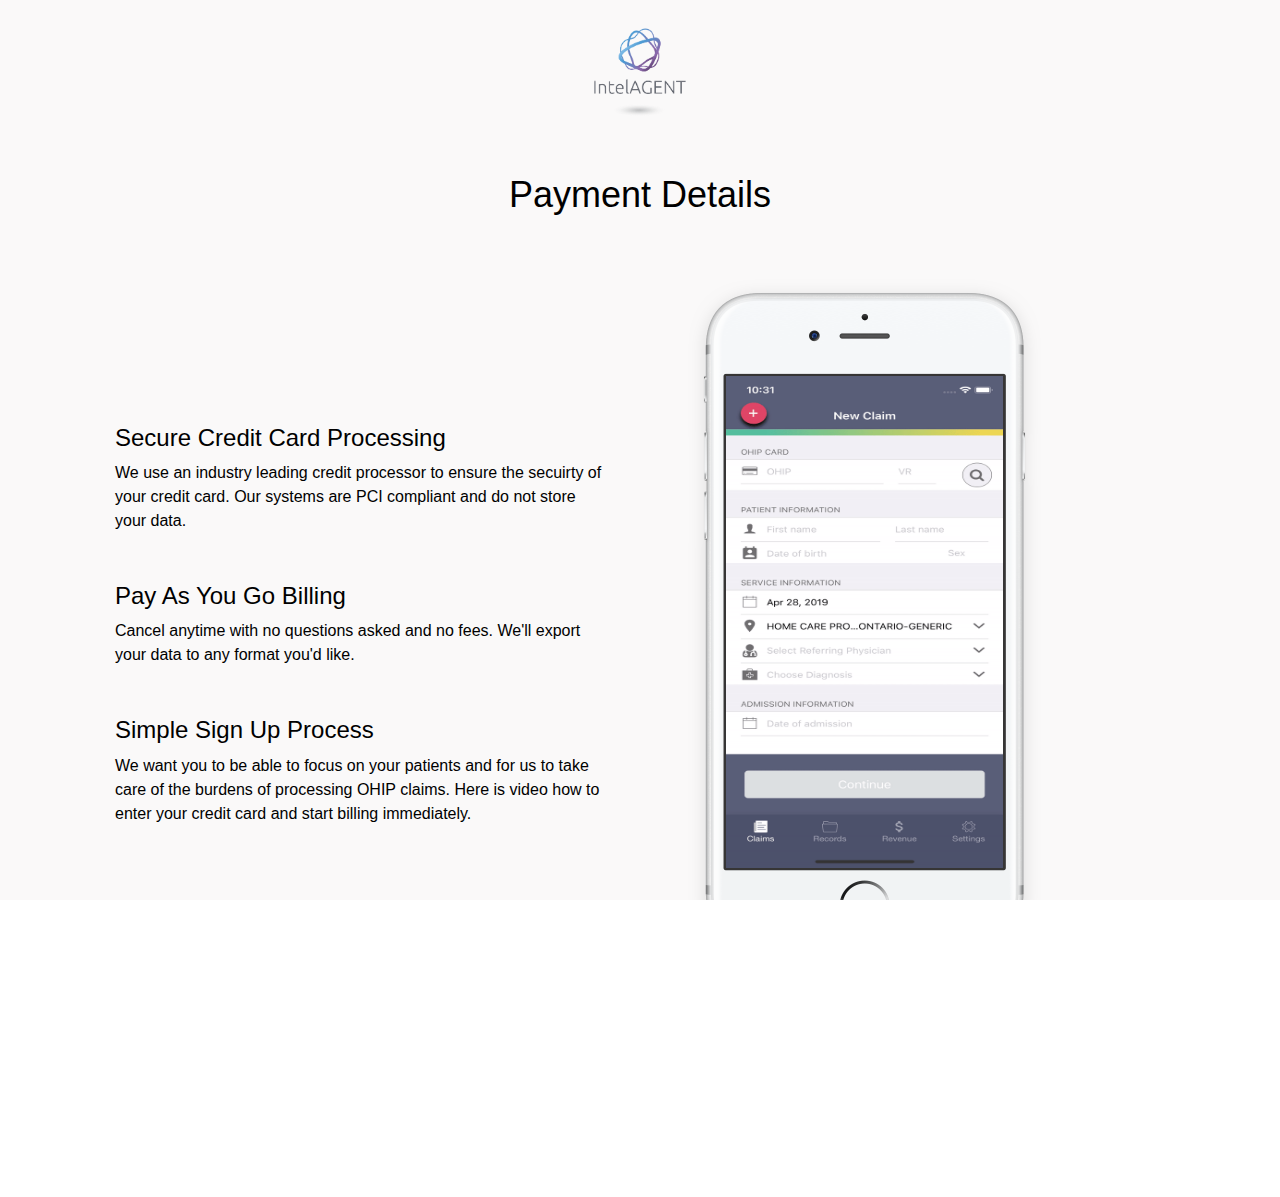
<file: payment.html>
<!DOCTYPE html>
<html lang="en-us">

<head>
    <!-- Google Tag Manager -->
    <script>(function(w,d,s,l,i){w[l]=w[l]||[];w[l].push({'gtm.start':
    new Date().getTime(),event:'gtm.js'});var f=d.getElementsByTagName(s)[0],
    j=d.createElement(s),dl=l!='dataLayer'?'&l='+l:'';j.async=true;j.src=
    'https://www.googletagmanager.com/gtm.js?id='+i+dl;f.parentNode.insertBefore(j,f);
    })(window,document,'script','dataLayer','GTM-T2SJLRG');</script>
    <!-- End Google Tag Manager -->
    <meta charset="utf-8">
    <meta http-equiv="x-ua-compatible" content="ie=edge">
    <title>IntelAGENT - OHIP Billing</title>
    <meta name="viewport" content="width=device-width, initial-scale=1">
    <meta name="description" content="Free OHIP Billling.">
    <meta property="og:title" content="IntelAGENT - OHIP Billing">
    <meta property="og:type" content="website">
    <meta property="og:site_name" content="IntelAGENT.ca">
    <meta property="og:description" content="OHIP Billing">
    <meta property="og:url" content="https://intelagent.ca/">
    <meta property="og:image" content="https://intelagent.ca/img/IntelAGENT-logo.svg">
    <meta property="og:image:type" content="image/svg">
    <meta property="og:image:width" content="70">
    <meta property="og:image:height" content="71">
    <meta name="twitter:url" content="https://intelagent.ca/">
    <meta name="twitter:title" content="IntelAGENT - OHIP Billing">
    <meta name="twitter:description" content="OHIP Billing.">
    <meta name="twitter:domain" content="intelagent.ca">
    <meta name="twitter:text:title" content="IntelAGENT - OHIP Billing">
    <meta name="twitter:description" content="OHIP Billing.">
    <meta name="twitter:app:name:iphone" content="">
    <meta name="twitter:app:id:iphone" content="">
    <link rel="shortcut icon" href="favicon.png">
    <link rel="stylesheet" href="/css/normalize.css">
    <link rel="stylesheet" href="/css/home.css">


</head>

</html>

<body>
        <!-- Google Tag Manager (noscript) -->
        <noscript><iframe src="https://www.googletagmanager.com/ns.html?id=GTM-T2SJLRG"
        height="0" width="0" style="display:none;visibility:hidden"></iframe></noscript>
        <!-- End Google Tag Manager (noscript) -->
        
        <div class="col-sm-12 text-center">
                <a href="/"><img src="/img/IntelAGENT_Logo_WithShadow.png"  height="125"  alt="Name"></a>
        </div>

  <section id="newclaim" class="section-newclaim equal">
                <div class="container">
                    <div class="col-sm-12 text-center">
                        <h1 class="header-title">Payment Details</h1>
                    </div>
    
                    <div class="col-container">
    
                        
                        <div class="col-lg-6 vertical-align">
                            
                            <div class="row">
                                    
                                <div class="col-lg-12">
                                    <h3>Secure Credit Card Processing</h3>
                                    <p> We use an industry leading credit processor to ensure the secuirty of your credit card. Our systems are PCI compliant and do not store your data. </p>
                                </div>  
                                
                                <div class="col-lg-12">
                                    <h3>Pay As You Go Billing</h3>
                                    <p> Cancel anytime with no questions asked and no fees. We'll export your data to any format you'd like.</p>
                                </div>  
    
                                <div class="col-lg-12">
                                    <h3>Simple Sign Up Process</h3>
                                    <p> We want you to be able to focus on your patients and for us to take care of the burdens of processing OHIP claims. Here is video how to enter your credit card and start billing immediately. </p>
                                    </div>  
                            </div>  

                        </div>

                        <div class="col-lg-6">
                                <div class="hero-video">
                                    <img src="/img/payment.gif  "/>
                                </div>
                        </div>
                        
                    </div><!-- /. row -->
                </div><!-- /.container" -->
            </section>


        <footer class="footer-3 bg--white text-center-xs">
            <div class="text-center">
                <h5><em>This product adheres to Canadian regulatory standards for securing patient information.</em></h5>
            </div>
        </footer>
        <link rel="stylesheet" href="https://maxcdn.bootstrapcdn.com/bootstrap/3.3.7/css/bootstrap.min.css" integrity="sha384-BVYiiSIFeK1dGmJRAkycuHAHRg32OmUcww7on3RYdg4Va+PmSTsz/K68vbdEjh4u" crossorigin="anonymous">
        <link href="https://maxcdn.bootstrapcdn.com/font-awesome/4.7.0/css/font-awesome.min.css" rel="stylesheet" integrity="sha384-wvfXpqpZZVQGK6TAh5PVlGOfQNHSoD2xbE+QkPxCAFlNEevoEH3Sl0sibVcOQVnN" crossorigin="anonymous">

</body>
</file>
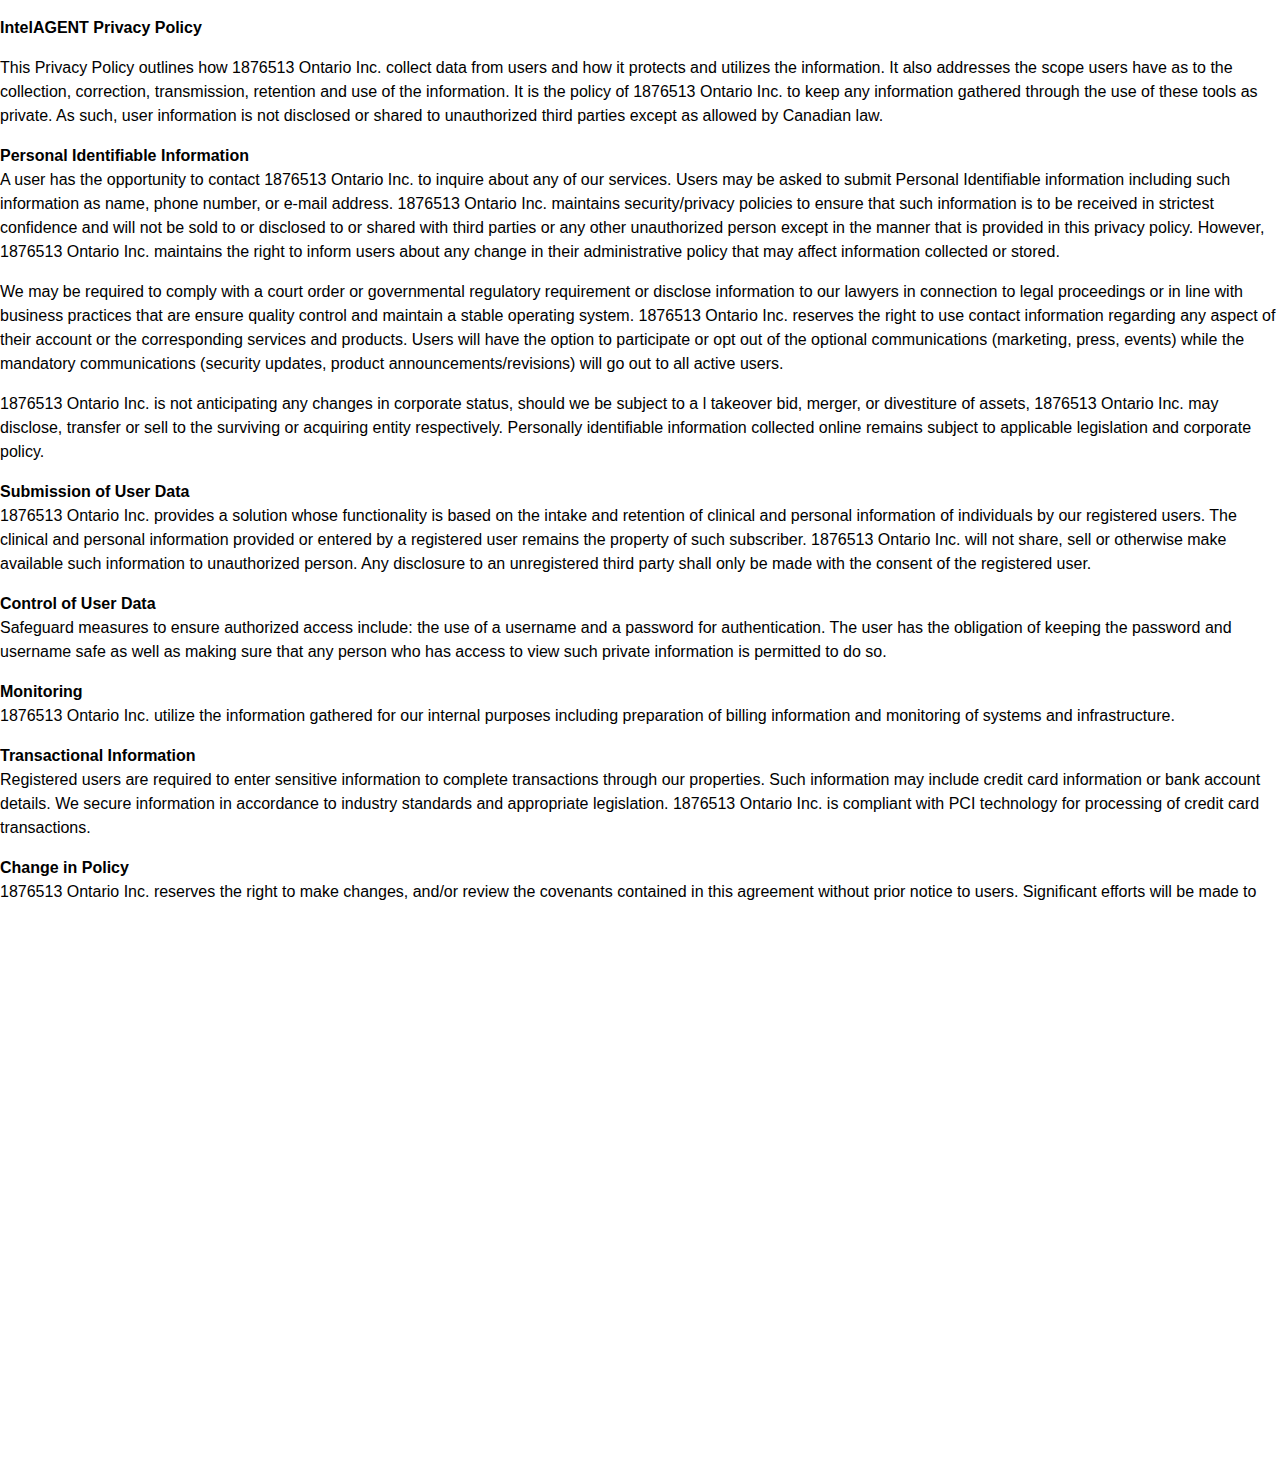
<file: privacy.html>
<!DOCTYPE html>
<html lang="en-us">

<head>
    <meta charset="utf-8">
    <meta http-equiv="x-ua-compatible" content="ie=edge">
    <title>IntelAGENT - OHIP Billing</title>
    <meta name="viewport" content="width=device-width, initial-scale=1">
    <meta name="description" content="Free OHIP Billling.">
    <meta property="og:title" content="IntelAGENT - OHIP Billing">
    <meta property="og:type" content="website">
    <meta property="og:site_name" content="IntelAGENT.ca">
    <meta property="og:description" content="OHIP Billing.">
    <meta property="og:url" content="https://intelagent.ca/">
    <meta property="og:image" content="https://sip.fyi/img/share.jpg">
    <meta property="og:image:type" content="image/jpeg">
    <meta property="og:image:width" content="1200">
    <meta property="og:image:height" content="630">
    <meta name="twitter:creator" content="@producthunt">
    <meta name="twitter:url" content="https://intelagent.ca/">
    <meta name="twitter:title" content="IntelAGENT - OHIP Billing">
    <meta name="twitter:description" content="OHIP Billing.">
    <meta name="twitter:domain" content="intelagent.ca">
    <meta name="twitter:text:title" content="IntelAGENT -  OHIP Billing">
    <meta name="twitter:description" content="OHIP Billing.">
    <link rel="shortcut icon" href="favicon.png">
    <link rel="stylesheet" href="/css/normalize.css">
    <link rel="stylesheet" href="/css/home.css">
</head>

</html>

<body>
        <p class="p1"><b>IntelAGENT Privacy Policy</b></p>
        <p class="p1">This Privacy Policy outlines how 1876513 Ontario Inc. collect data from users and how it protects and utilizes the information. It also addresses the scope users have as to the collection, correction, transmission, retention and use of the information. It is the policy of 1876513 Ontario Inc. to keep any information gathered through the use of these tools as private. As such, user information is not disclosed or shared to unauthorized third parties except as allowed by Canadian law.</p>
        <p class="p1"><b>Personal Identifiable Information</b><br>
        A user has the opportunity to contact 1876513 Ontario Inc. to inquire about any of our services. Users may be asked to submit Personal Identifiable information including such information as name, phone number, or e-mail address. 1876513 Ontario Inc. maintains security/privacy policies to ensure that such information is to be received in strictest confidence and will not be sold to or disclosed to or shared with third parties or any other unauthorized person except in the manner that is provided in this privacy policy. However, 1876513 Ontario Inc. maintains the right to inform users about any change in their administrative policy that may affect information collected or stored.<span class="Apple-converted-space"> </span></p>
        <p class="p1">We may be required to comply with a court order or governmental regulatory requirement or disclose information to our lawyers in connection to legal proceedings or in line with business practices that are ensure quality control and maintain a stable operating system. 1876513 Ontario Inc. reserves the right to use contact information regarding any aspect of their account or the corresponding services and products. Users will have the option to participate or opt out of the optional communications (marketing, press, events) while the mandatory communications (security updates, product announcements/revisions) will go out to all active users.</p>
        <p class="p1">1876513 Ontario Inc. is not anticipating any changes in corporate status, should we be subject to a l takeover bid, merger, or divestiture of assets, 1876513 Ontario Inc. may disclose, transfer or sell to the surviving or acquiring entity respectively. Personally identifiable information collected online remains subject to applicable legislation and corporate policy.</p>
        <p class="p1"><b>Submission of User Data</b><br>
        1876513 Ontario Inc. provides a solution whose functionality is based on the intake and retention of clinical and personal information of individuals by our registered users. The clinical and personal information provided or entered by a registered user remains the property of such subscriber. 1876513 Ontario Inc. will not share, sell or otherwise make available such information to unauthorized person. Any disclosure to an unregistered third party shall only be made with the consent of the registered user.</p>
        <p class="p1"><b>Control of User Data</b><br>
        Safeguard measures to ensure authorized access include: the use of a username and a password for authentication. The user has the obligation of keeping the password and username safe as well as making sure that any person who has access to view such private information is permitted to do so.</p>
        <p class="p1"><b>Monitoring</b><br>
        1876513 Ontario Inc. utilize the information gathered for our internal purposes including preparation of billing information and monitoring of systems and infrastructure.</p>
        <p class="p1"><b>Transactional Information</b><br>
        Registered users are required to enter sensitive information to complete transactions through our properties. Such information may include credit card information or bank account details. We secure information in accordance to industry standards and appropriate legislation. 1876513 Ontario Inc. is compliant with PCI technology for processing of credit card transactions.</p>
        <p class="p1"><b>Change in Policy</b><br>
        1876513 Ontario Inc. reserves the right to make changes, and/or review the covenants contained in this agreement without prior notice to users. Significant efforts will be made to make any changes to this policy available and users will be notified by email of any such changes.</p>
        <p class="p1">1876513 Ontario Inc.<span class="Apple-converted-space">  </span>will take all reasonable measures to ensure the integrity of sensitive data submitted in the manner provided for by the terms of service and the privacy policy. We shall proceed to contact the subscribers in the event that we cannot guarantee such integrity. In such an event we shall contact the user by appropriate means. We shall also post the privacy agreement on our website in a manner that the policy can be easily accessed.</p>
        <p class="p1"><b>Data Retention</b><br>
        1876513 Ontario Inc. reserves the right (but does not undertake) to reject, suspend, alter, remove or delete data if it breaches our terms and conditions or it is necessary to protect us or others where we have reasonable grounds for believing that a criminal act has been committed, or if required to do so by law or appropriate authority, without notice.</p>
        <p class="p1">Upon termination of your account you will lose all access to the Service and any portions thereof. After a period of time, at 1876513 Ontario Inc.’s discretion, we will delete any data stored in or as a part of your account(s).</p>
        <p class="p1"><b>Governing Law</b><br>
        This privacy policy agreement will be governed by the laws that are currently in force in Canada. In the event that this policy is in conflict with the Terms of Use for this website, the Terms of Use shall prevail.</p>
        <p class="p1"><b>Contact Us<br>
        </b>Registered users may contact us to make enquiries or to the accuracy of their personally identifiable information and to request the update, correction or deletion of such information should they wish to do so. Any query, comments or concerns can be sent to us by email at <a href="mailto:agent@intelagent.ca"><span class="s1">agent@intelagent.ca</span></a> or by email at:</p>
        <p class="p1">1876513 Ontario Inc.<br>
        400 Walmer Rd. Suite 504<br>
        Toronto, Ontario<br>
        M5P 2X7</p>
    <!-- Default Statcounter code for IntelAGENT
        http://www.intelagent.ca -->
    <script type="text/javascript">
        var sc_project = 11676376;
        var sc_invisible = 1;
        var sc_security = "e26cdf74"; 
    </script>
    <script type="text/javascript" src="https://www.statcounter.com/counter/counter.js" async></script>
    <noscript>
        <div class="statcounter">
            <a title="Web Analytics" href="http://statcounter.com/" target="_blank">
                <img class="statcounter" src="//c.statcounter.com/11676376/0/e26cdf74/1/" alt="Web
            Analytics">
            </a>
        </div>
    </noscript>
    <!-- End of Statcounter Code -->
</body>
</file>
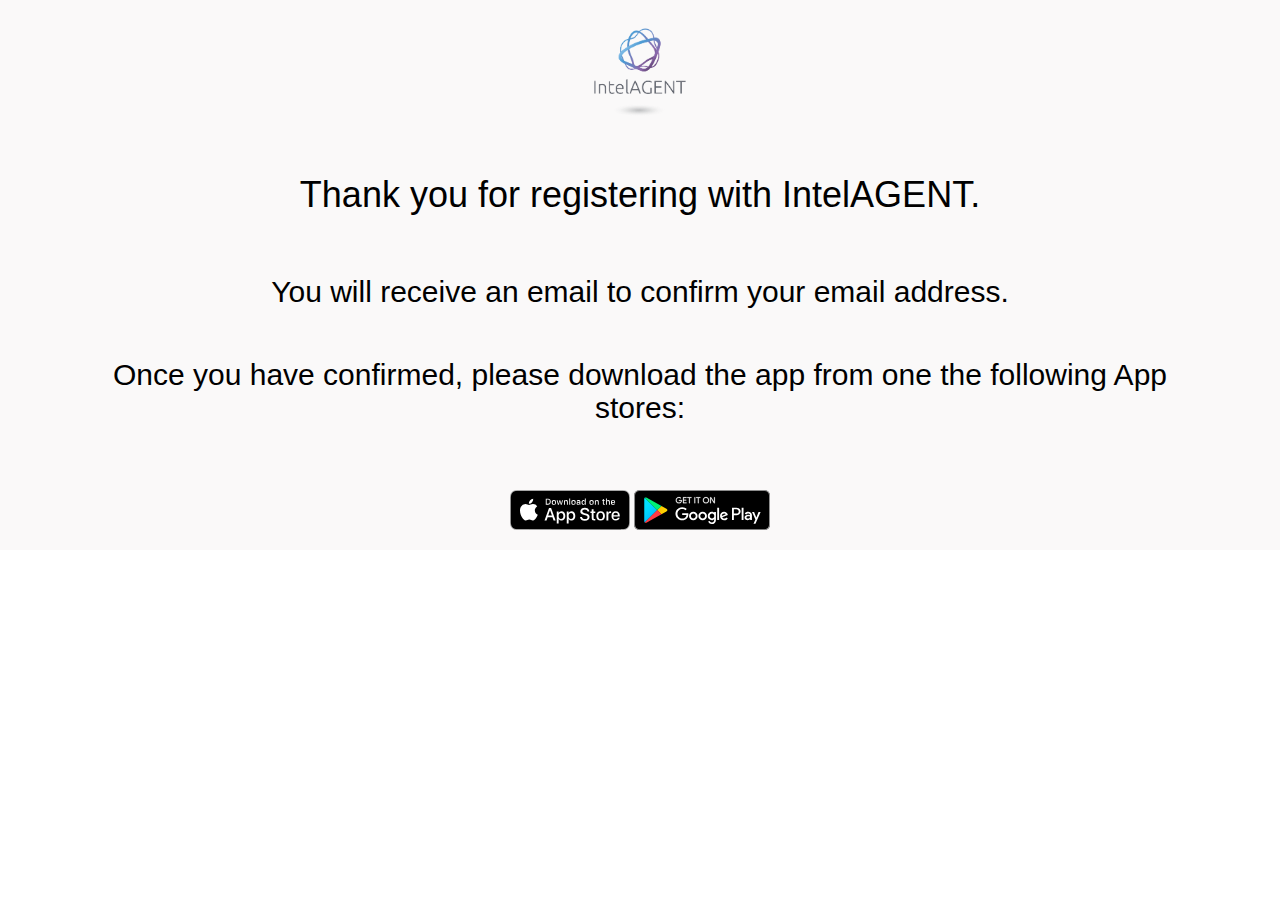
<file: signup.html>
<!DOCTYPE html>
<html lang="en-us">

<head>
    <!-- Google Tag Manager -->
    <script>(function(w,d,s,l,i){w[l]=w[l]||[];w[l].push({'gtm.start':
    new Date().getTime(),event:'gtm.js'});var f=d.getElementsByTagName(s)[0],
    j=d.createElement(s),dl=l!='dataLayer'?'&l='+l:'';j.async=true;j.src=
    'https://www.googletagmanager.com/gtm.js?id='+i+dl;f.parentNode.insertBefore(j,f);
    })(window,document,'script','dataLayer','GTM-T2SJLRG');</script>
    <!-- End Google Tag Manager -->
    <meta charset="utf-8">
    <meta http-equiv="x-ua-compatible" content="ie=edge">
    <title>IntelAGENT - OHIP Billing</title>
    <meta name="viewport" content="width=device-width, initial-scale=1">
    <meta name="description" content="Free OHIP Billling.">
    <meta property="og:title" content="IntelAGENT - OHIP Billing">
    <meta property="og:type" content="website">
    <meta property="og:site_name" content="IntelAGENT.ca">
    <meta property="og:description" content="OHIP Billing">
    <meta property="og:url" content="https://intelagent.ca/">
    <meta property="og:image" content="https://intelagent.ca/img/IntelAGENT-logo.svg">
    <meta property="og:image:type" content="image/svg">
    <meta property="og:image:width" content="70">
    <meta property="og:image:height" content="71">
    <meta name="twitter:url" content="https://intelagent.ca/">
    <meta name="twitter:title" content="IntelAGENT - OHIP Billing">
    <meta name="twitter:description" content="OHIP Billing.">
    <meta name="twitter:domain" content="intelagent.ca">
    <meta name="twitter:text:title" content="IntelAGENT - OHIP Billing">
    <meta name="twitter:description" content="OHIP Billing.">
    <meta name="twitter:app:name:iphone" content="">
    <meta name="twitter:app:id:iphone" content="">
    <link rel="shortcut icon" href="favicon.png">
    <link rel="stylesheet" href="/css/normalize.css">
    <link rel="stylesheet" href="/css/home.css">

</head>

</html>

<body>
        <!-- Google Tag Manager (noscript) -->
        <noscript><iframe src="https://www.googletagmanager.com/ns.html?id=GTM-T2SJLRG"
        height="0" width="0" style="display:none;visibility:hidden"></iframe></noscript>
        <!-- End Google Tag Manager (noscript) -->
        <div class="col-sm-12 text-center">
                <a href="/"><img src="/img/IntelAGENT_Logo_WithShadow.png"  height="125"  alt="Name"></a>
        </div>

        <section id="newclaim" class="section-newclaim equal">
            <div class="container">
                <div class="col-sm-12 text-center">
                    <h1 class="header-title">Thank you for registering with IntelAGENT.</h1>
                </div>

                <div class="col-container">
         
                    <h2 class="col-sm-12 text-center">You will receive an email to confirm your email address.</h2>
                    <h2 class="col-sm-12 text-center">Once you have confirmed, please download the app from one the following App stores:</h2>
                    <div class="hero-actions col-sm-12 text-center">
                            <a href="https://itunes.apple.com/ca/app/intelagent-ohip-billing/id1394360074?mt=8" onClick="gtag_report_conversion();"><img src="/img/download-ios-app.svg" alt="Download iOS"></a>
                            <a href="https://play.google.com/store/apps/details?id=com.intelagent" onClick="gtag_report_conversion();"><img src="/img/download-google-play.svg"  alt="Download Android"></a>
                    </div>
                    
                </div><!-- /. row -->
            </div><!-- /.container" -->
        </section>

        <footer class="footer-3 bg--white text-center-xs">
            <div class="text-center">
                <h5><em>This product adheres to Canadian regulatory standards for securing patient information.</em></h5>
            </div>
        </footer>
        <link rel="stylesheet" href="https://maxcdn.bootstrapcdn.com/bootstrap/3.3.7/css/bootstrap.min.css" integrity="sha384-BVYiiSIFeK1dGmJRAkycuHAHRg32OmUcww7on3RYdg4Va+PmSTsz/K68vbdEjh4u" crossorigin="anonymous">
        <link href="https://maxcdn.bootstrapcdn.com/font-awesome/4.7.0/css/font-awesome.min.css" rel="stylesheet" integrity="sha384-wvfXpqpZZVQGK6TAh5PVlGOfQNHSoD2xbE+QkPxCAFlNEevoEH3Sl0sibVcOQVnN" crossorigin="anonymous">

</body>
</file>
<file: css/home.css>
html, body{
  height: 100% !important;
  width: auto!important; 
  overflow-x: hidden!important
}

body {
  background: #fff !important;
  font-family: -apple-system, BlinkMacSystemFont, Roboto, sans-serif !important;
  color: #000 !important;
  font-size: 16px !important;
  line-height: 24px !important;
}

.container-hero {
  display: flex;
  flex-direction: row;
  flex-wrap: nowrap;
  justify-content: center;
  align-content: center;
  align-items: center;
  height: 100%;
}

.left {
  flex: 1;
  height: 100%;
  display: flex;
  flex-wrap: nowrap;
  justify-content: center;
  align-content: center;
  align-items: center;
}

.no-webp .right {
  background-color: #5a5e78;
  flex: 1;
  height: 100%;
  display: flex;
  flex-wrap: nowrap;
  justify-content: center;
  align-content: center;
  align-items: center;
  background-image: url(/img/mobile_background.jpg);
  background-repeat: no-repeat;
  background-position: center;
  background-size: cover;
}

.webp .right {
  background-color: #5a5e78;
  flex: 1;
  height: 100%;
  display: flex;
  flex-wrap: nowrap;
  justify-content: center;
  align-content: center;
  align-items: center;
  background-image: url(/img/mobile_background.webp);
  background-repeat: no-repeat;
  background-position: center;
  background-size: cover;
}

.hero {
  margin: 16px;
  max-width: 490px;
}

.hero h1 {
  font-size: 28px;
  line-height: 34px;
  max-width: 360px;
}

.hero-logo {
  width: 70px;
}

.hero-actions {
  margin-top: 36px;
}

.hero-actions a.hero-app img {
  width: 140px;
}

.hero-actions a.hero-app:first-child {
  margin-right: 8px;
}

.hero-powered, .hero-powered a {
  color: #999
}

.hero-powered {
  margin-top: 64px;
  font-size: 14px;
}

.hero-powered a {
  text-decoration: underline;
}

.hero-video {
  margin: auto;
  width: 367px;
  height: 699px;
  background-image: url(../img/iphone.png);
  background-size: 367px 699px;
  margin: 16px;
}

.hero-screen {
  margin: auto;
  width: 367px;
  height: 699px;
  margin: 16px;
}

.hero-video video {
  position: relative;
  left: 45px;
  top: 105px;
  width: 277px;
}

.hero-video img {
  position: relative;
  left: 45px;
  top: 105px;
  width: 277px;
  height: 492px;
  background-size: 367px 699px;
}

.hero-screen img {
  position: relative;
  right: 120px;
  top: 20px;
  width: 600px;
  height: 650px;
  background-size: 367px 699px;
}

.section-secure{
  padding-top: 50px;
  background-color: #faf9f9 !important;
  flex-direction: column;
}

.section-specialized{
  padding-top: 50px;
  flex-direction: column;
}

.section-superior{
  padding-top: 100px;
  padding-bottom: 100px;
  background-color: #faf9f9 !important;
  flex-direction: column;
}

.no-webp .section-features {
  padding-top: 100px;
  padding-bottom: 100px;
  flex-direction: column;
  background-color: #5a5e78 !important;
  background-image: url(/img/desk_background.jpg);
  background-repeat: no-repeat;
  background-position: center;
  background-size: cover;
}

.webp .section-features {
  padding-top: 100px;
  padding-bottom: 100px;
  flex-direction: column;
  background-color: #5a5e78 !important;
  background-image: url(/img/desk_background.webp);
  background-repeat: no-repeat;
  background-position: center;
  background-size: cover;
} 

.section-claimitems{
  padding-top: 50px;
  background-color: #faf9f9 !important;
  flex-direction: column;
}

.section-revenue{
  padding-top: 50px;
  flex-direction: column;
}
.section-newclaim{
  padding-top: 50px;
  background-color: #faf9f9 !important;
  flex-direction: column;  
}

.section-records{
  padding-top: 50px;
  flex-direction: column;
}

.section-started{
  padding-top: 50px;
  background-color: #faf9f9 !important;
  flex-direction: column;
}

.section-pricing{
  padding-top: 50px;
  flex-direction: column;
  background-color: #faf9f9 !important;
}

.section-sixmonth{
  padding-top: 50px;
  background-color: #faf9f9 !important;
  flex-direction: column;
}

.section-contact{
  padding-top: 100px;
  padding-bottom: 100px;
  flex-direction: column;
}

.section-footer{
  padding-top: 50px;
  flex-direction: column;
  background-color: #5a5e78 !important;
}

.vertical-align {
  display: flex;
  align-items: center;
  justify-content: center;
} 

.col-container {
  display: flex;
  width: 100%;
  flex-wrap:wrap;
  flex-direction:row;
  justify-content:flex-start;
  align-items:stretch;
}

.col {
  flex: 1;
  padding: 16px;
}

.drop-shadow {
  /* box-shadow: 0px 20px 30px #EBECEF; */
  border-radius: 12px;
}
.container .drop-shadow {
  padding-left:10;
  padding-right:10;
}

.row-padded {
 /*  background-color: #faf9f9 !important; */
}

.heading-padded {
  padding-bottom: 80px;
}

[class*="col-"] {
  background-clip: padding-box;
  border: 10px solid transparent;
}

.fa {
  background-color: #5a5e78;
  display: inline;
  color: #428bca;
  margin-top: -31px;
  border-radius: 50%;
  border: 2px solid #428bca !important;
  text-align: center;
  vertical-align: middle;
  width: 15% !important;
} 

.check {
  display: inline-block;
  transform: rotate(45deg);
  height: 24px;
  width: 12px;
  border-bottom: 3px solid #428bca;
  border-right: 3px solid #428bca;
}

.card-4 {
  -webkit-box-shadow: 0 6px 6px rgba(10,16,20,.15), 0 0 52px rgba(10,16,20,.12) !important;
  box-shadow:0 6px 6px rgba(10,16,20,.15), 0 0 52px rgba(10,16,20,.12) !important;
}

.media-left img {background: #8fb8df;
  padding: .70em;
  width:75px; /** fix width ***/
  text-align: center;
  display: inline;
  border-radius: 50%;
  border:1px solid black; 
  line-height: 50px;  /** for vertical center - if needed **/
}

@media screen and (max-width: 690px) {
  .container-hero {
    flex-direction: column;
    height: auto;
  }

  .right {
    width: 100%;
  }

  .hero {
    margin: 32px 16px;
  }

  .hero-video {
    margin: 32px auto;
  }

  .hero-screen {
    margin: 32px auto;
  }

}

@media screen and (max-width: 480px) {

  [class*="col-"] {
    padding: 0px;
    padding-bottom: 15px;
    margin: 0px;
    border: 0px;
  }

  .hero-video {
   margin: 32px auto;
   padding-left: 0px !important;
   padding-right: 0px !important;
  }

  .hero-screen {
    margin: 32px auto;
    padding-left: 0px !important;
    padding-right: 0px !important;
   }

  .fa {
    padding: .2em;
    width:75px; /** fix width ***/
    text-align: center;
    display: inline;
    border-radius: 50%;
    border:1px solid black; 
    line-height: 50px;  /** for vertical center - if needed **/
  }

} 


.footer-3 {
  padding: 4.875em 0;
  overflow: hidden;
  color: white;
}
.footer-3 div[class*='col-']:first-child {
  padding-left: 3.25em;
}
.footer-3 div[class*='col-']:last-child {
  padding-right: 3.25em;
}
.footer-3 .logo {
  max-height: 2.4375em;
  display: block;
  margin-bottom: 0.8125em;
}
.footer-3 a.type--underline {
  display: block;
}
.footer-3 .footer__navigation li {
  display: inline-block;
}
.footer-3 .footer__navigation li:not(:last-child) {
  margin-right: 3.25em;
}
.footer-3 .footer__navigation li a {
  font-family: 'Montserrat', 'Helvetica', 'Arial', sans-serif;
  color: #343434;
  font-weight: 600;
  font-variant-ligatures: common-ligatures;
  margin-bottom: 0;
  font-size: 0.625em;
  line-height: 2.6em;
  margin-top: 0;
  text-transform: uppercase;
  letter-spacing: 1px;
  font-weight: 400;
  margin-bottom: 2.36363636363636em;
}
.footer-3 .social-list {
  margin-bottom: 1.625em;
}
.footer-3 .type--fine-print {
  opacity: .5;
}
@media all and (max-width: 990px) {
  .footer-3 div[class*='col-']:first-child {
    padding-left: 1.625em;
  }
  .footer-3 div[class*='col-']:last-child {
    padding-right: 1.625em;
  }
}
@media all and (max-width: 767px) {
  .footer-3 div[class*='col-']:first-child {
    padding-left: 15px;
  }
  .footer-3 div[class*='col-']:last-child {
    padding-right: 15px;
  }
  .footer-3 .logo {
    margin: 0 auto;
    margin-bottom: 1.625em;
  }
  .footer-3 .footer__navigation {
    margin-top: 1.625em;
  }
}

.navbar {
  padding-left: 20px !important;
  padding-right: 20px !important;
}

.line-spacing-one-quarter {
  line-height: 1.25;
  padding-bottom: 10px;
}

ul {
  list-style-position: inside;
  padding-left: 0;
}

.margin-top-15 {
  margin-top: 15px !important;  
}

.border-radius-top {
  border-radius: 4px 4px 0px 0px !important;
}

/**
*.btn-primary, .btn-primary:hover, .btn-primary:active, .btn-primary:visited {
*  background-color: #5a5e78 !important;
*}
*/

.panel-transparent {
  background: none;
  border-color: white !important;
  background-color: transparent !important;
  margin: 0px 10px 0px 10px; 

}
.panel-transparent .panel-heading {
  background-color: transparent !important;
  border-bottom: 0px solid transparent !important;
  justify-content: center !important;
  align-content: center !important;
  align-items: center !important;
  padding: 0 !important;
}
.panel-transparent .panel-body {
  background transparent !important;
  color: white !important;
}
.text-white { color: #FFF; }

.bottom-line {
  border-bottom: 2px solid #428bca !important;
  margin-bottom: 20px;
}

.p-70 {
  padding: 70px 0;
}
.section-head {
  margin-bottom: 64px;
  text-align: center;
}

.section-head h2 {  
  text-transform: capitalize;
  font-family: "Open Sans", sans-serif !important;
  font-size: 36px;
  font-weight: bold;
  line-height: 45px;
  margin-bottom: 16px;
  color: var(--typeColor);
}
* DIRTY Responsive pricing table CSS */

/* 
- make mobile switch sticky
*/
* {
  box-sizing:border-box;
  padding:0;
  margin:0;
  outline: 0;
}

article {
  width:100%;
  max-width:1000px;
  margin:0 auto;
  height:1000px;
  position:relative;
}
.comp ul {
  display:flex;
  top:0px;
  z-index:10;
  padding-bottom:14px;
}
.comp li {
  list-style:none;
  flex:1;
}
.comp li:last-child {
  border-right:1px solid #DDD;
}
button {
  width:100%;
  border: 1px solid #DDD;
  border-right:0;
  border-top:0;
  padding: 10px;
  background:#FFF;
  font-size:14px;
  font-weight:bold;
  height:60px;
  color:#999
}
li.active button {
  background:#F5F5F5;
  color:#000;
}
table { border-collapse:collapse; table-layout:fixed; width:100%; }
th { background:#F5F5F5; display:none; }
td, th {
  height:53px;
  padding: 10px !important;
}
td,th { border:1px solid #DDD; padding:10px; empty-cells:show; }
td,th {
  text-align:left;
}
td+td, th+th {
  text-align:center;
  display:none;
}
td.default {
  display:table-cell;
  background-color: #eef7fa;
}
.bg-purple {
  border-top:3px solid grey;
}
.bg-blue {
  border-top:3px solid grey;
}
.sep {
  background:#F5F5F5;
  font-weight:bold;
}
.txt-l { font-size:28px; font-weight:bold; }
.txt-top { position:relative; top:-9px; left:-2px; }
.tick { font-size:18px; color:#2CA01C; }
.question { font-size:20px; }
.space-holder {
  border:0px;
  background:none;
}

@media (min-width: 640px) {
  ul.comp {
    display:none;
  }
  td,th {
    display:table-cell !important;
  }
  td,th {
    width: 330px;
  
  }
  td+td, th+th {
    width: auto;
  }
}
</file>
